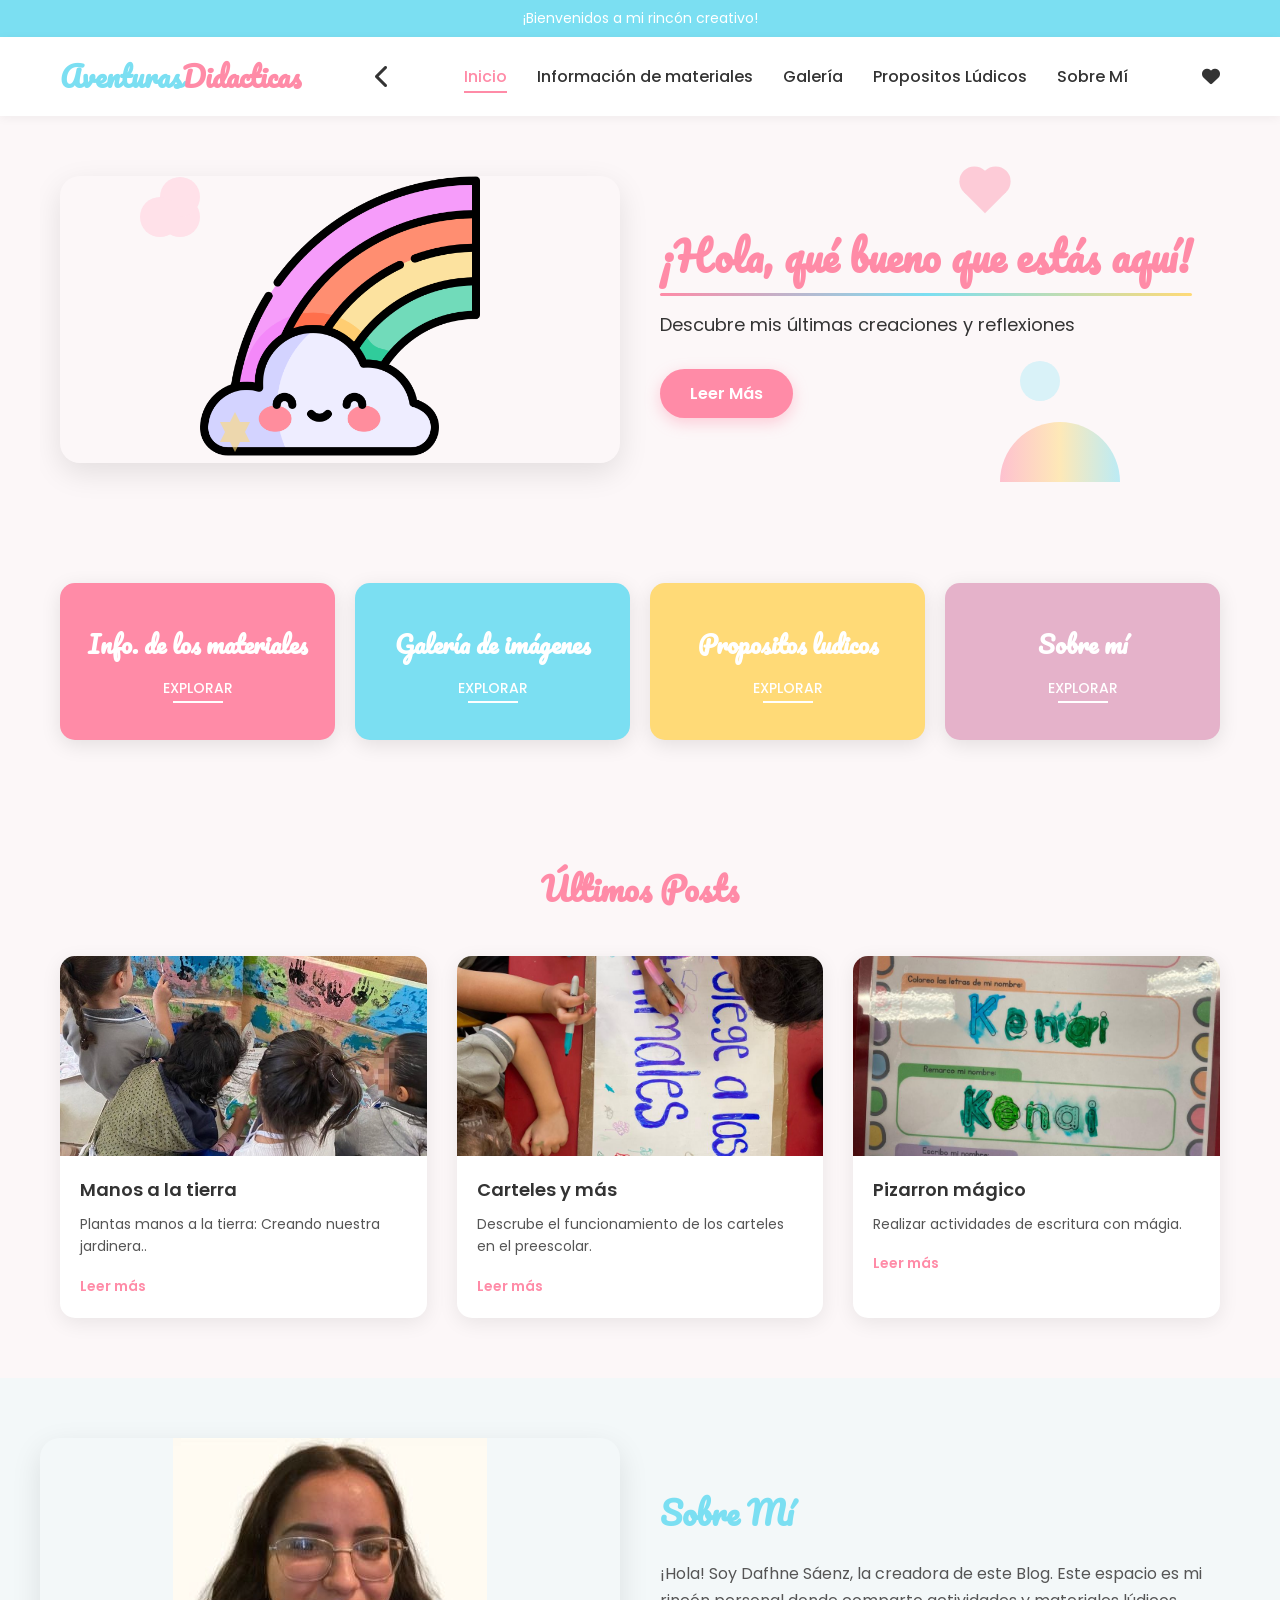
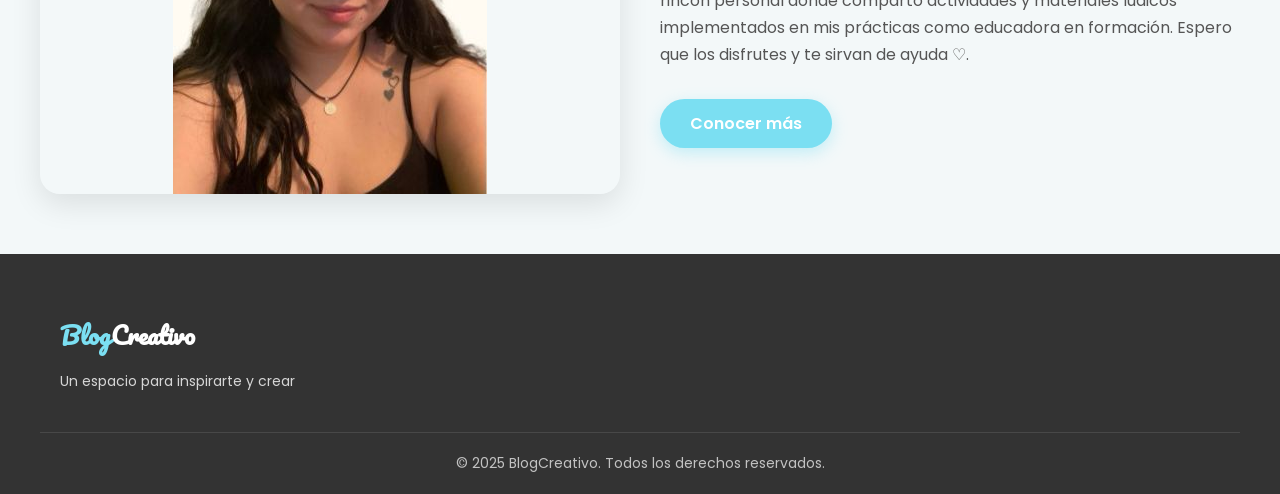
<file: index.html>
<!DOCTYPE html>
<html lang="es">

<head>
    <meta charset="UTF-8">
    <meta name="viewport" content="width=device-width, initial-scale=1.0">
    <title>Dafhne Saenz</title>
    <link rel="stylesheet" href="styles.css">
    <link rel="icon" href="img/usuario.png" type="image/x-icon">
    <link href="https://cdnjs.cloudflare.com/ajax/libs/font-awesome/6.4.0/css/all.min.css" rel="stylesheet">
    <link href="https://fonts.googleapis.com/css2?family=Poppins:wght@300;400;500;600;700&family=Pacifico&display=swap"
        rel="stylesheet">
</head>

<body>
    <!-- Barra de navegación -->
    <header>
        <div class="header-top">
            <div class="announcement">
                <p>¡Bienvenidos a mi rincón creativo!</p>
            </div>
        </div>
        <nav>
            <div class="nav-container">
                <div class="logo">
                    <a href="index.html">
                        <h1><span>Aventuras</span>Didacticas</h1>
                    </a>
                </div>
                <div class="back-button">
                    <a href="index.html"><i class="fas fa-chevron-left"></i></a>
                </div>
                <div class="menu-items">
                    <ul>
                        <li><a href="index.html" class="active">Inicio</a></li>
                        <li><a href="info_materiales.html">Información de materiales</a></li>
                        <li><a href="galeria.html">Galería</a></li>
                        <li><a href="propositos.html">Propositos Lúdicos</a></li>
                        <li><a href="sobre_mi.html">Sobre Mí</a></li>
                    </ul>
                </div>
                <div class="social-icons">
                    <a href="#"><i class="fas fa-heart"></i></a>
                </div>
            </div>
        </nav>
    </header>

    <!-- Sección Hero -->
    <section class="hero">
        <div class="hero-content">
            <div class="hero-image">
                <img id="arco" src="img/arcoiris.png" alt="Imagen destacada">
            </div>
            <div class="hero-text">
                <h2 class="fancy-title">¡Hola, qué bueno que estás aquí!</h2>
                <p>Descubre mis últimas creaciones y reflexiones </p>
                <a href="#latest-posts" class="btn btn-primary">Leer Más</a>
            </div>
        </div>
        <div class="decorative-elements">
            <div class="rainbow"></div>
            <div class="flower flower-1"></div>
            <div class="flower flower-2"></div>
            <div class="heart heart-1"></div>
            <div class="star star-1"></div>
        </div>
    </section>

    <!-- Categorías -->
    <section class="categories">
        <div class="category-grid">
            <a href="info_materiales.html">
                <div class="category-card" style="background-color: #FF8BA7;">
                    <h3>Info. de los materiales</h3>
                    <span class="shop-now">explorar</span>
                </div>
            </a>
            <a href="galeria.html">
                <div class="category-card" style="background-color: #7BDFF2;">
                    <h3>Galería de imágenes</h3>
                    <span class="shop-now">explorar</span>
                </div>
            </a>
            <a href="propositos.html">
                <div class="category-card" style="background-color: #FFDA77;">
                    <h3>Propositos ludicos</h3>
                    <span class="shop-now">explorar</span>
                </div>
            </a>
            <a href="sobre_mi.html">
                <div class="category-card" style="background-color: #E5B2CA;">
                    <h3>Sobre mí</h3>
                    <span class="shop-now">explorar</span>
                </div>
            </a>
        </div>
    </section>
    <!-- Últimos Posts -->
    <section class="latest-posts" id="latest-posts">
        <h2 class="section-title">Últimos Posts</h2>
        <div class="posts-grid">
            <article class="post-card">
                <div class="post-image">
                    <img src="img/galeria/gal (1).jpg" alt="Post 1">
                </div>
                <div class="post-info">
                    <h3>Manos a la tierra</h3>
                    <p class="post-excerpt">Plantas manos a la tierra: Creando nuestra jardinera..</p>
                    <a href="galeria.html" class="read-more">Leer más</a>
                </div>
            </article>
            <article class="post-card">
                <div class="post-image">
                    <img src="img/galeria/gal (20).jpg" alt="Post 2">
                </div>
                <div class="post-info">
                    <h3>Carteles y más</h3>
                    <p class="post-excerpt">Descrube el funcionamiento de los carteles en el preescolar.</p>
                    <a href="galeria.html" class="read-more">Leer más</a>
                </div>
            </article>
            <article class="post-card">
                <div class="post-image">
                    <img src="img/galeria/gal (19).jpg" alt="Post 3">
                </div>
                <div class="post-info">
                    <h3>Pizarron mágico</h3>
                    <p class="post-excerpt">Realizar actividades de escritura con mágia.</p>
                    <a href="galeria.html" class="read-more">Leer más</a>
                </div>
            </article>
        </div>
    </section>

    <!-- Sección Destacada -->
    <section class="featured-section">
        <div class="featured-content">
            <div class="featured-image">
                <img src="img/dafh.jpg" alt="Imagen destacada">
            </div>
            <div class="featured-text">
                <h2>Sobre Mí</h2>
                <p>¡Hola! Soy Dafhne Sáenz, la creadora de este Blog. Este espacio es mi rincón personal donde comparto actividades y materiales lúdicos implementados en mis prácticas como educadora en formación.
                    Espero que los disfrutes y te sirvan de ayuda ♡.</p>
                <a href="sobre_mi.html" class="btn btn-secondary">Conocer más</a>
            </div>
        </div>
    </section>

    <!-- Footer -->
    <footer>
        <div class="footer-content">
            <div class="footer-logo">
                <h3><span>Blog</span>Creativo</h3>
                <p>Un espacio para inspirarte y crear</p>
            </div>
        </div>
        <div class="footer-bottom">
            <p>&copy; 2025 BlogCreativo. Todos los derechos reservados.</p>
        </div>
    </footer>

    <script src="script.js"></script>
</body>

</html>
</file>
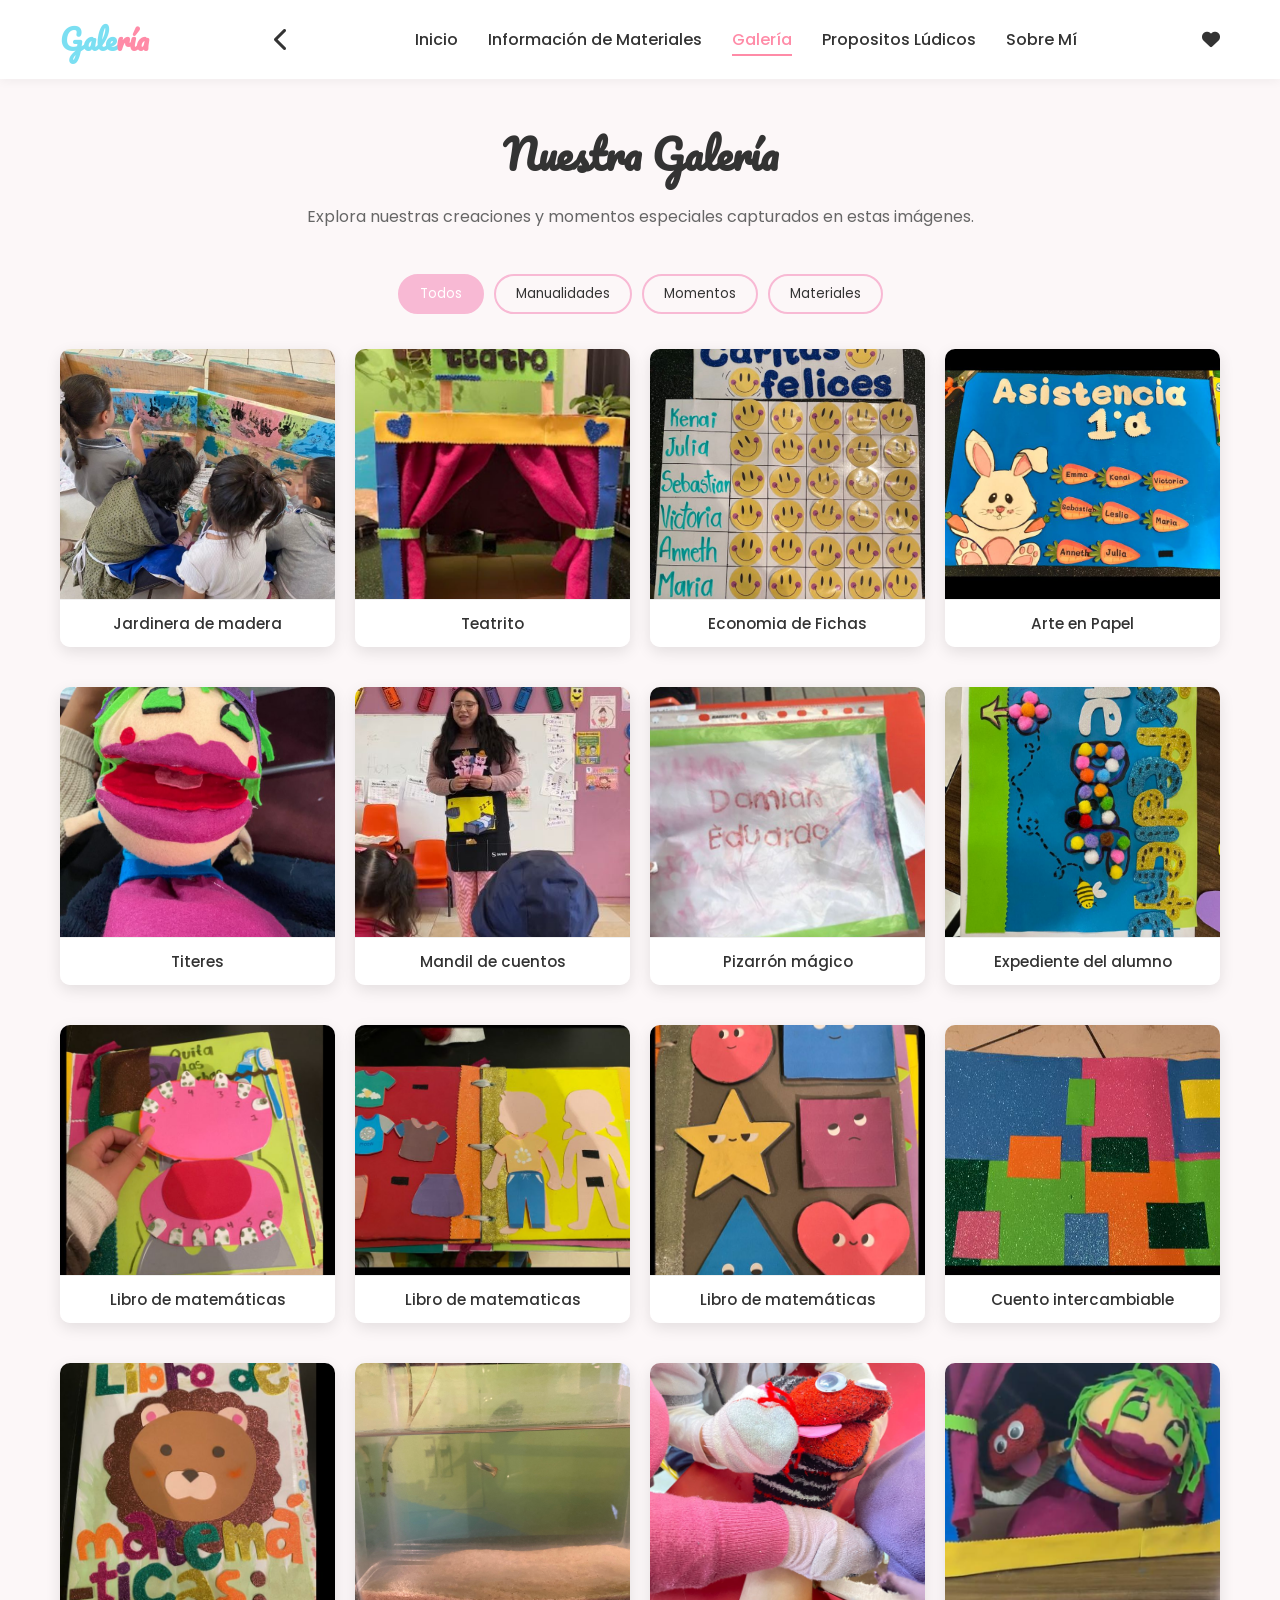
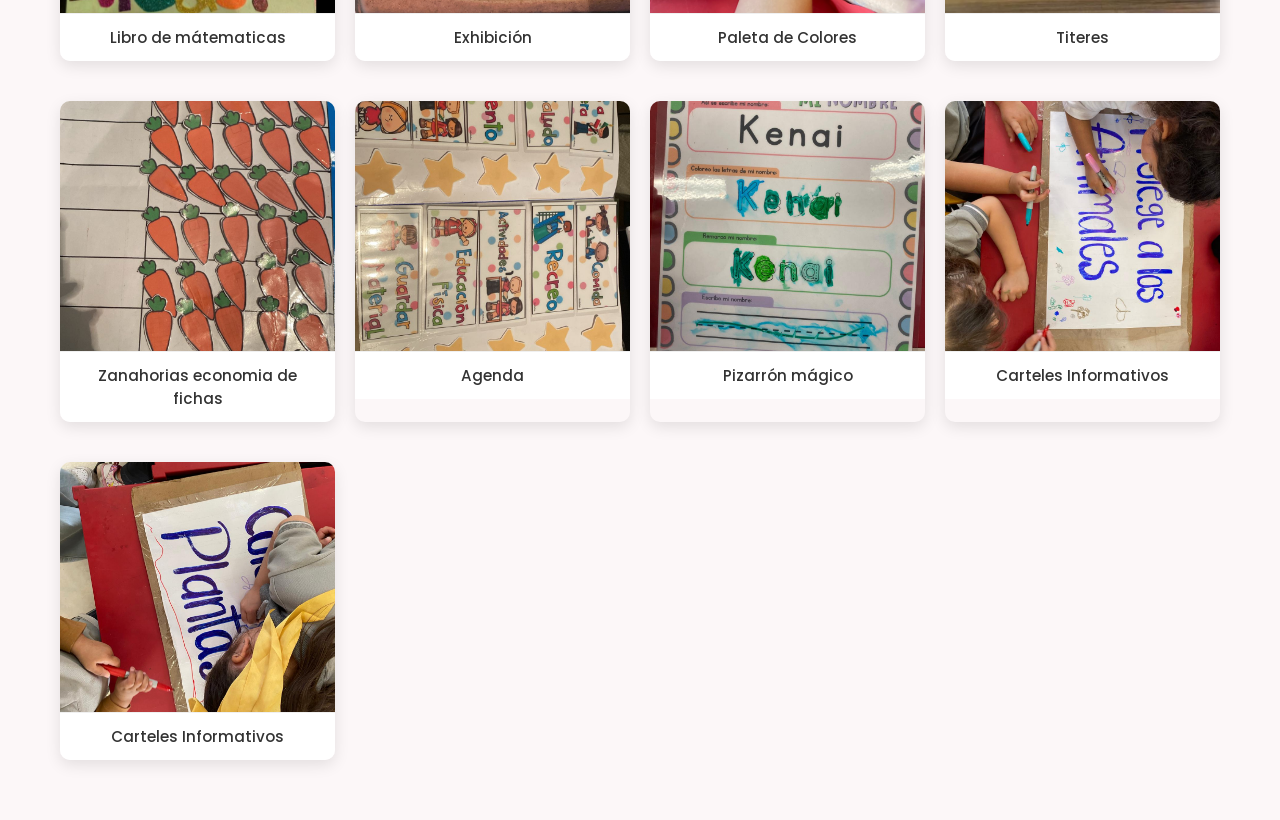
<file: galeria.html>
<!DOCTYPE html>
<html lang="es">

<head>
    <meta charset="UTF-8">
    <meta name="viewport" content="width=device-width, initial-scale=1.0">
    <title>Dafhne Saenz</title>
    <link rel="stylesheet" href="styles.css">
    <link rel="icon" href="img/usuario.png" type="image/x-icon">
    <link href="https://cdnjs.cloudflare.com/ajax/libs/font-awesome/6.4.0/css/all.min.css" rel="stylesheet">
    <link href="https://fonts.googleapis.com/css2?family=Poppins:wght@300;400;500;600;700&family=Pacifico&display=swap"
        rel="stylesheet">
    <style>
        /* Estilos para la galería */
        .gallery-container {
            max-width: 1200px;
            margin: 40px auto;
            padding: 0 20px;
        }

        .gallery-header {
            text-align: center;
            margin-bottom: 40px;
        }

        .gallery-header h2 {
            font-size: 2.5rem;
            color: #333;
            margin-bottom: 15px;
            font-family: 'Pacifico', cursive;
        }

        .gallery-header p {
            color: #666;
            max-width: 700px;
            margin: 0 auto;
            font-family: 'Poppins', sans-serif;
        }

        .gallery-filter {
            display: flex;
            justify-content: center;
            flex-wrap: wrap;
            margin-bottom: 30px;
        }

        .gallery-item-wrapper {
            display: flex;
            flex-direction: column;
            margin-bottom: 20px;
            border-radius: 10px;
            box-shadow: 0 5px 15px rgba(0, 0, 0, 0.1);
            overflow: hidden;
            transition: transform 0.3s ease;
        }

        .gallery-item-wrapper:hover {
            transform: translateY(-5px);
        }

        .gallery-item-title {
            padding: 12px;
            text-align: center;
            background-color: #fff;
            color: #333;
            font-family: 'Poppins', sans-serif;
            font-size: 0.95rem;
            font-weight: 500;
            border-top: 1px solid #f0f0f0;
        }

        .filter-btn {
            background: transparent;
            border: 2px solid #f8b9d4;
            color: #333;
            padding: 8px 20px;
            margin: 5px;
            border-radius: 25px;
            cursor: pointer;
            font-family: 'Poppins', sans-serif;
            transition: all 0.3s ease;
        }

        .filter-btn:hover,
        .filter-btn.active {
            background-color: #f8b9d4;
            color: white;
        }

        .gallery-grid {
            display: grid;
            grid-template-columns: repeat(auto-fill, minmax(250px, 1fr));
            grid-gap: 20px;
        }

        .gallery-item {
            position: relative;
            overflow: hidden;
            height: 250px;
        }

        .gallery-item img {
            width: 100%;
            height: 100%;
            object-fit: cover;
            transition: transform 0.5s ease;
        }

        .gallery-item:hover img {
            transform: scale(1.05);
        }

        .item-overlay {
            position: absolute;
            bottom: 0;
            left: 0;
            right: 0;
            background: linear-gradient(transparent, rgba(0, 0, 0, 0.7));
            color: white;
            padding: 15px;
            opacity: 0;
            transition: opacity 0.3s ease;
        }

        .gallery-item:hover .item-overlay {
            opacity: 1;
        }

        .item-title {
            font-size: 1.1rem;
            font-weight: 600;
            margin-bottom: 5px;
        }

        .item-category {
            font-size: 0.9rem;
            opacity: 0.8;
        }

        @media (max-width: 768px) {
            .gallery-grid {
                grid-template-columns: repeat(auto-fill, minmax(200px, 1fr));
            }

            .gallery-item {
                height: 200px;
            }
        }

        @media (max-width: 480px) {
            .gallery-grid {
                grid-template-columns: repeat(auto-fill, minmax(150px, 1fr));
            }

            .gallery-item {
                height: 150px;
            }
        }
    </style>
</head>

<body>
    <!-- Barra de navegación -->
    <header>
        <nav>
            <div class="nav-container">
                <div class="logo">
                    <a href="index.html">
                        <h1><span>Gale</span>ría</h1>
                    </a>
                </div>
                <div class="back-button">
                    <a href="index.html"><i class="fas fa-chevron-left"></i></a>
                </div>
                <div class="menu-items">
                    <ul>
                        <li><a href="index.html">Inicio</a></li>
                        <li><a href="info_materiales.html">Información de Materiales</a></li>
                        <li><a href="galeria.html" class="active">Galería</a></li>
                        <li><a href="propositos.html">Propositos Lúdicos</a></li>
                        <li><a href="sobre_mi.html">Sobre Mí</a></li>
                    </ul>
                </div>
                <div class="social-icons">
                    <a href="#"><i class="fas fa-heart"></i></a>
                </div>
            </div>
        </nav>
    </header>

    <!-- Sección de la Galería -->
    <section class="gallery-container">
        <div class="gallery-header">
            <h2>Nuestra Galería</h2>
            <p>Explora nuestras creaciones y momentos especiales capturados en estas imágenes.</p>
        </div>

        <div class="gallery-filter">
            <button class="filter-btn active" data-filter="all">Todos</button>
            <button class="filter-btn" data-filter="manualidades">Manualidades</button>
            <button class="filter-btn" data-filter="momentos">Momentos</button>
            <button class="filter-btn" data-filter="materiales">Materiales</button>
        </div>

        <div class="gallery-grid">
            <!-- Elemento de Galería 1 -->
            <div class="gallery-item-wrapper" data-category="manualidades">
                <div class="gallery-item">
                    <img src="img/galeria/gal (1).jpg" alt="Manualidad 1">
                    <div class="item-overlay">
                        <div class="item-title">Proyecto Creativo</div>
                        <div class="item-category">Manualidades</div>
                    </div>
                </div>
                <div class="gallery-item-title">Jardinera de madera</div>
            </div>
            
            <!-- Elemento de Galería 2 -->
            <div class="gallery-item-wrapper" data-category="momentos">
                <div class="gallery-item">
                    <img src="img/galeria/gal (2).jpg" alt="Momento Especial">
                    <div class="item-overlay">
                        <div class="item-title">Tarde de Creación</div>
                        <div class="item-category">Momentos</div>
                    </div>
                </div>
                <div class="gallery-item-title">Teatrito</div>
            </div>

            <!-- Elemento de Galería 3 -->
            <div class="gallery-item-wrapper" data-category="materiales">
                <div class="gallery-item">
                    <img src="img/galeria/gal (3).jpg" alt="Material de Arte">
                    <div class="item-overlay">
                        <div class="item-title">Materiales Artísticos</div>
                        <div class="item-category">Materiales</div>
                    </div>
                </div>
                <div class="gallery-item-title">Economia de Fichas</div>
            </div>

            <!-- Elemento de Galería 4 -->
            <div class="gallery-item-wrapper" data-category="manualidades">
                <div class="gallery-item">
                    <img src="img/galeria/gal (4).jpg" alt="Manualidad 2">
                    <div class="item-overlay">
                        <div class="item-title">Arte en Papel</div>
                        <div class="item-category">Manualidades</div>
                    </div>
                </div>
                <div class="gallery-item-title">Arte en Papel</div>
            </div>

            <!-- Elemento de Galería 5 -->
            <div class="gallery-item-wrapper" data-category="momentos">
                <div class="gallery-item">
                    <img src="img/galeria/gal (5).jpg" alt="Momento Creativo">
                    <div class="item-overlay">
                        <div class="item-title">Proceso Creativo</div>
                        <div class="item-category">Momentos</div>
                    </div>
                </div>
                <div class="gallery-item-title">Titeres</div>
            </div>

            <!-- Elemento de Galería 6 -->
            <div class="gallery-item-wrapper" data-category="materiales">
                <div class="gallery-item">
                    <img src="img/galeria/gal (6).jpg" alt="Materiales">
                    <div class="item-overlay">
                        <div class="item-title">Nuevos Suministros</div>
                        <div class="item-category">Materiales</div>
                    </div>
                </div>
                <div class="gallery-item-title">Mandil de cuentos</div>
            </div>

            <!-- Elemento de Galería 7 -->
            <div class="gallery-item-wrapper" data-category="manualidades">
                <div class="gallery-item">
                    <img src="img/galeria/gal (7).jpg" alt="Manualidad 3">
                    <div class="item-overlay">
                        <div class="item-title">Proyecto Terminado</div>
                        <div class="item-category">Manualidades</div>
                    </div>
                </div>
                <div class="gallery-item-title">Pizarrón mágico</div>
            </div>

            <!-- Elemento de Galería 8 -->
            <div class="gallery-item-wrapper" data-category="momentos">
                <div class="gallery-item">
                    <img src="img/galeria/gal (8).jpg" alt="Evento Especial">
                    <div class="item-overlay">
                        <div class="item-title">Exhibición</div>
                        <div class="item-category">Momentos</div>
                    </div>
                </div>
                <div class="gallery-item-title">Expediente del alumno</div>
            </div>

            <!-- Elemento de Galería 9 -->
            <div class="gallery-item-wrapper" data-category="materiales">
                <div class="gallery-item">
                    <img src="img/galeria/gal (9).jpg" alt="Materiales Coloridos">
                    <div class="item-overlay">
                        <div class="item-title">Paleta de Colores</div>
                        <div class="item-category">Materiales</div>
                    </div>
                </div>
                <div class="gallery-item-title">Libro de matemáticas</div>
            </div>

            <!-- Elemento de Galería 10 -->
            <div class="gallery-item-wrapper" data-category="manualidades">
                <div class="gallery-item">
                    <img src="img/galeria/gal (10).jpg" alt="Manualidad 2">
                    <div class="item-overlay">
                        <div class="item-title">Arte en Papel</div>
                        <div class="item-category">Manualidades</div>
                    </div>
                </div>
                <div class="gallery-item-title">Libro de matematicas</div>
            </div>

            <!-- Elemento de Galería 11 -->
            <div class="gallery-item-wrapper" data-category="momentos">
                <div class="gallery-item">
                    <img src="img/galeria/gal (11).jpg" alt="Momento Creativo">
                    <div class="item-overlay">
                        <div class="item-title">Proceso Creativo</div>
                        <div class="item-category">Momentos</div>
                    </div>
                </div>
                <div class="gallery-item-title">Libro de matemáticas</div>
            </div>

            <!-- Elemento de Galería 12 -->
            <div class="gallery-item-wrapper" data-category="materiales">
                <div class="gallery-item">
                    <img src="img/galeria/gal (12).jpg" alt="Materiales">
                    <div class="item-overlay">
                        <div class="item-title">Nuevos Suministros</div>
                        <div class="item-category">Materiales</div>
                    </div>
                </div>
                <div class="gallery-item-title">Cuento intercambiable</div>
            </div>

            <!-- Elemento de Galería 13 -->
            <div class="gallery-item-wrapper" data-category="manualidades">
                <div class="gallery-item">
                    <img src="img/galeria/gal (13).jpg" alt="Manualidad 3">
                    <div class="item-overlay">
                        <div class="item-title">Proyecto Terminado</div>
                        <div class="item-category">Manualidades</div>
                    </div>
                </div>
                <div class="gallery-item-title">Libro de mátematicas</div>
            </div>

            <!-- Elemento de Galería 14 -->
            <div class="gallery-item-wrapper" data-category="momentos">
                <div class="gallery-item">
                    <img src="img/galeria/gal (14).jpg" alt="Evento Especial">
                    <div class="item-overlay">
                        <div class="item-title">Exhibición</div>
                        <div class="item-category">Momentos</div>
                    </div>
                </div>
                <div class="gallery-item-title">Exhibición</div>
            </div>

            <!-- Elemento de Galería 15 -->
            <div class="gallery-item-wrapper" data-category="materiales">
                <div class="gallery-item">
                    <img src="img/galeria/gal (15).jpg" alt="Materiales Coloridos">
                    <div class="item-overlay">
                        <div class="item-title">Paleta de Colores</div>
                        <div class="item-category">Materiales</div>
                    </div>
                </div>
                <div class="gallery-item-title">Paleta de Colores</div>
            </div>

            <!-- Elemento de Galería 16 -->
            <div class="gallery-item-wrapper" data-category="manualidades">
                <div class="gallery-item">
                    <img src="img/galeria/gal (16).jpg" alt="Manualidad 2">
                    <div class="item-overlay">
                        <div class="item-title">Arte en Papel</div>
                        <div class="item-category">Manualidades</div>
                    </div>
                </div>
                <div class="gallery-item-title">Titeres</div>
            </div>

            <!-- Elemento de Galería 17 -->
            <div class="gallery-item-wrapper" data-category="momentos">
                <div class="gallery-item">
                    <img src="img/galeria/gal (17).jpg" alt="Momento Creativo">
                    <div class="item-overlay">
                        <div class="item-title">Proceso Creativo</div>
                        <div class="item-category">Momentos</div>
                    </div>
                </div>
                <div class="gallery-item-title">Zanahorias economia de fichas</div>
            </div>

            <!-- Elemento de Galería 18 -->
            <div class="gallery-item-wrapper" data-category="materiales">
                <div class="gallery-item">
                    <img src="img/galeria/gal (18).jpg" alt="Materiales">
                    <div class="item-overlay">
                        <div class="item-title">Nuevos Suministros</div>
                        <div class="item-category">Materiales</div>
                    </div>
                </div>
                <div class="gallery-item-title">Agenda</div>
            </div>

            <!-- Elemento de Galería 19 -->
            <div class="gallery-item-wrapper" data-category="manualidades">
                <div class="gallery-item">
                    <img src="img/galeria/gal (19).jpg" alt="Manualidad 3">
                    <div class="item-overlay">
                        <div class="item-title">Proyecto Terminado</div>
                        <div class="item-category">Manualidades</div>
                    </div>
                </div>
                <div class="gallery-item-title">Pizarrón mágico</div>
            </div>

            <!-- Elemento de Galería 20 -->
            <div class="gallery-item-wrapper" data-category="momentos">
                <div class="gallery-item">
                    <img src="img/galeria/gal (20).jpg" alt="Evento Especial">
                    <div class="item-overlay">
                        <div class="item-title">Exhibición</div>
                        <div class="item-category">Momentos</div>
                    </div>
                </div>
                <div class="gallery-item-title">Carteles Informativos</div>
            </div>

            <!-- Elemento de Galería 21 -->
            <div class="gallery-item-wrapper" data-category="materiales">
                <div class="gallery-item">
                    <img src="img/galeria/gal (21).jpg" alt="Materiales Coloridos">
                    <div class="item-overlay">
                        <div class="item-title">Paleta de Colores</div>
                        <div class="item-category">Materiales</div>
                    </div>
                </div>
                <div class="gallery-item-title">Carteles Informativos</div>
            </div>
        </div>
    </section>

    <!-- Script para el filtro de la galería -->
    <script>
        document.addEventListener('DOMContentLoaded', function () {
            // Obtener todos los botones de filtro
            const filterButtons = document.querySelectorAll('.filter-btn');
            // Obtener todos los elementos de la galería
            const galleryItems = document.querySelectorAll('.gallery-item-wrapper');

            // Añadir evento de clic a cada botón de filtro
            filterButtons.forEach(button => {
                button.addEventListener('click', function () {
                    // Remover clase active de todos los botones
                    filterButtons.forEach(btn => btn.classList.remove('active'));
                    // Añadir clase active al botón actual
                    this.classList.add('active');

                    // Obtener la categoría a filtrar
                    const filterValue = this.getAttribute('data-filter');

                    // Filtrar los elementos
                    galleryItems.forEach(item => {
                        if (filterValue === 'all' || item.getAttribute('data-category') === filterValue) {
                            item.style.display = 'block';
                        } else {
                            item.style.display = 'none';
                        }
                    });
                });
            });
        });
    </script>
</body>

</html>
</file>
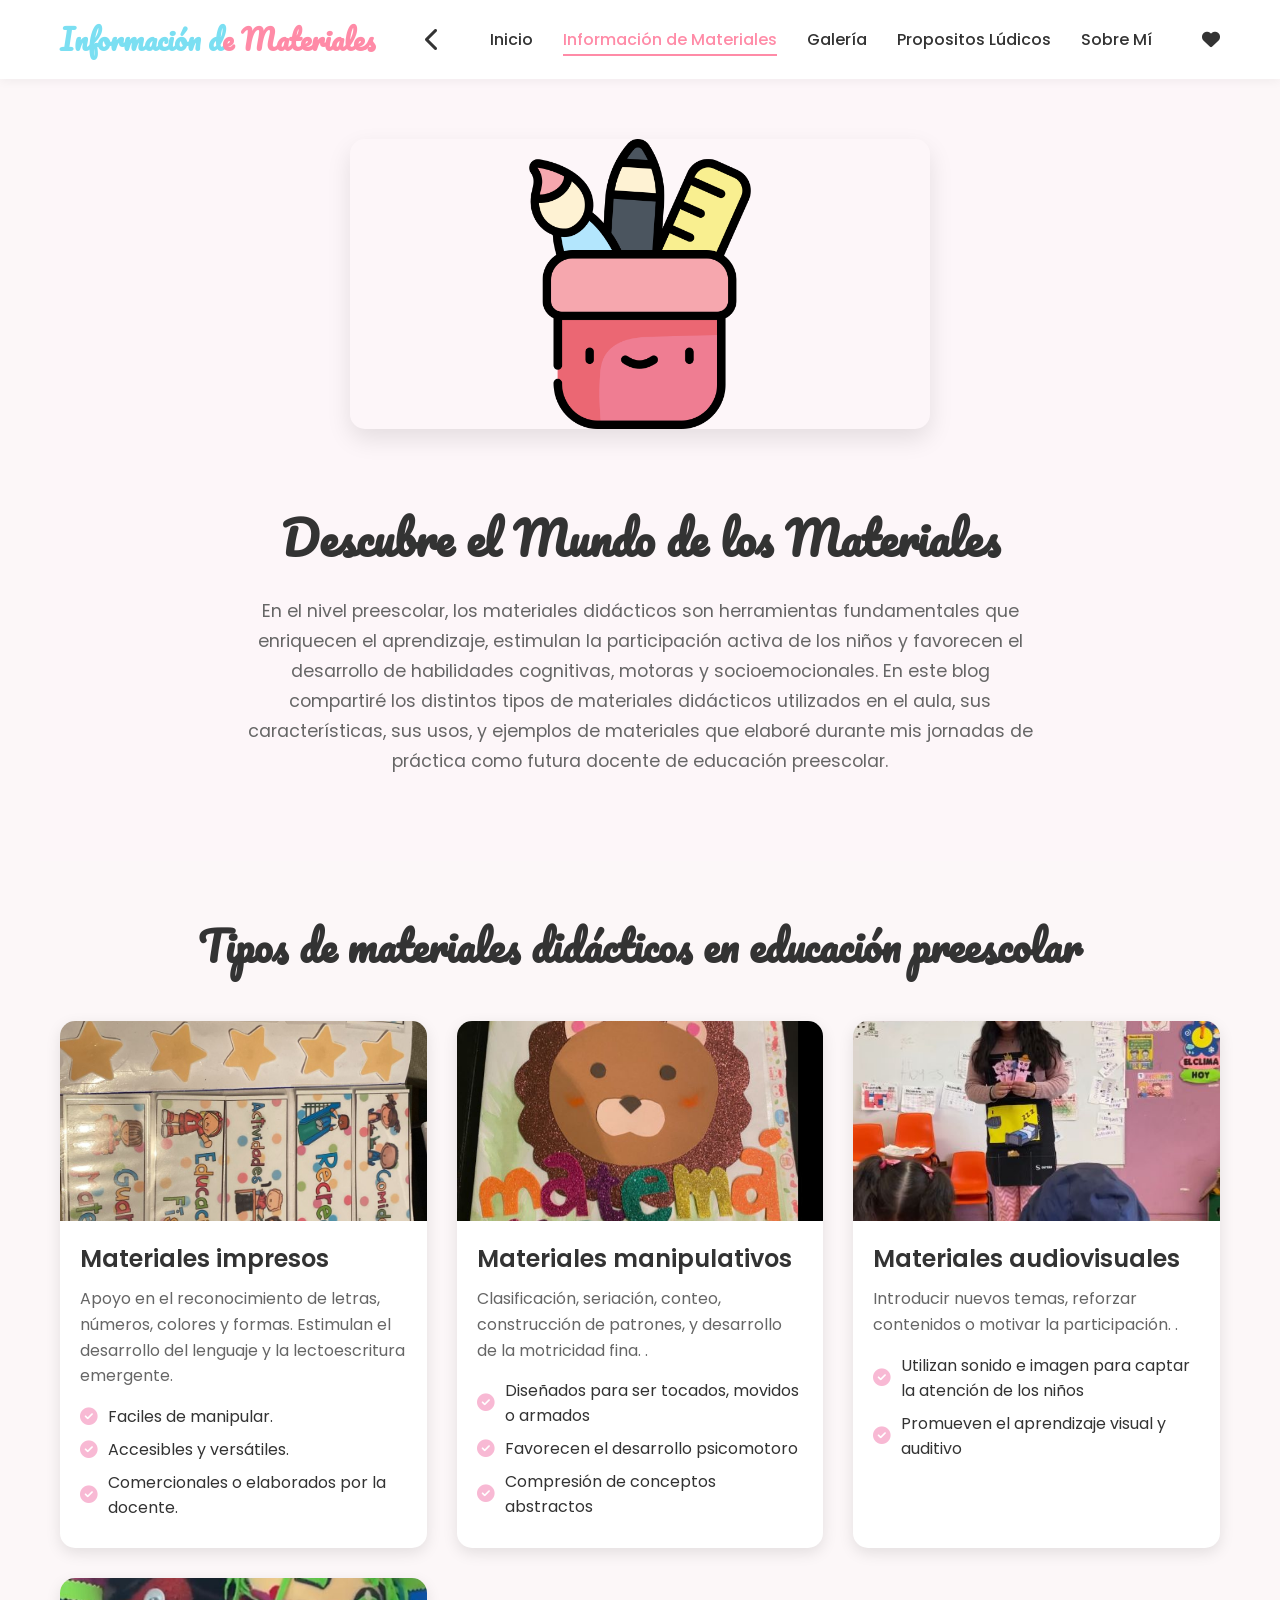
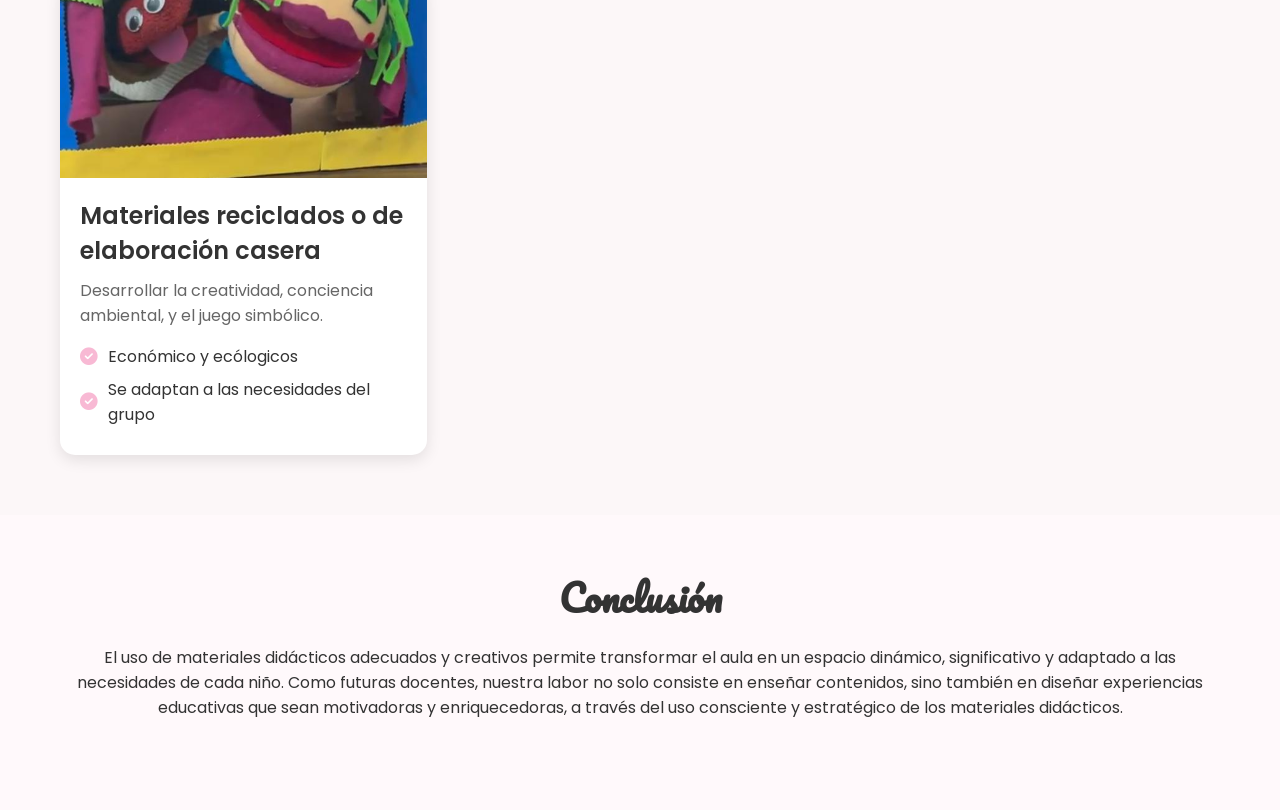
<file: info_materiales.html>
<!DOCTYPE html>
<html lang="es">

<head>
    <meta charset="UTF-8">
    <meta name="viewport" content="width=device-width, initial-scale=1.0">
    <title>Dafhne Saenz</title>
    <link rel="stylesheet" href="styles.css">
    <link rel="icon" href="img/usuario.png" type="image/x-icon">
    <link href="https://cdnjs.cloudflare.com/ajax/libs/font-awesome/6.4.0/css/all.min.css" rel="stylesheet">
    <link href="https://fonts.googleapis.com/css2?family=Poppins:wght@300;400;500;600;700&family=Pacifico&display=swap"
        rel="stylesheet">
    <style>
        /* Estilos adicionales para la página de materiales */
        .materials-container {
            max-width: 1200px;
            margin: 50px auto;
            padding: 0 20px;
        }

        .materials-header {
            text-align: center;
            margin-bottom: 40px;
        }

        .materials-header h2 {
            font-size: 2.5rem;
            color: #333;
            margin-bottom: 15px;
            font-family: 'Pacifico', cursive;
        }

        .materials-header p {
            color: #666;
            max-width: 700px;
            margin: 0 auto;
            font-family: 'Poppins', sans-serif;
            line-height: 1.6;
        }

        .materials-grid {
            display: grid;
            grid-template-columns: repeat(auto-fill, minmax(300px, 1fr));
            grid-gap: 30px;
        }

        .material-card {
            background-color: #fff;
            border-radius: 15px;
            overflow: hidden;
            box-shadow: 0 5px 15px rgba(0, 0, 0, 0.1);
            transition: transform 0.3s ease;
        }

        .material-card:hover {
            transform: translateY(-10px);
        }

        .material-image {
            height: 200px;
            overflow: hidden;
        }

        .material-image img {
            width: 100%;
            height: 100%;
            object-fit: cover;
            transition: transform 0.5s ease;
        }

        .material-card:hover .material-image img {
            transform: scale(1.05);
        }

        .material-content {
            padding: 20px;
        }

        .material-title {
            font-size: 1.5rem;
            color: #333;
            margin-bottom: 10px;
            font-weight: 600;
        }

        .material-description {
            color: #666;
            font-size: 1rem;
            line-height: 1.6;
            margin-bottom: 15px;
        }

        .material-details {
            margin-top: 15px;
        }

        .material-detail-item {
            display: flex;
            align-items: center;
            margin-bottom: 8px;
        }

        .material-detail-item i {
            color: #f8b9d4;
            margin-right: 10px;
            font-size: 1.1rem;
        }

        .tips-section {
            background-color: #fff9fb;
            padding: 50px 0;
            margin-top: 60px;
        }

        .tips-container {
            max-width: 1200px;
            margin: 0 auto;
            padding: 0 20px;
        }

        .tips-header {
            text-align: center;
            margin-bottom: 40px;
        }

        .tips-header h2 {
            font-size: 2.3rem;
            color: #333;
            margin-bottom: 15px;
            font-family: 'Pacifico', cursive;
        }

        .tips-grid {
            display: grid;
            grid-template-columns: repeat(auto-fill, minmax(280px, 1fr));
            grid-gap: 30px;
        }

        .tip-card {
            background-color: #fff;
            border-radius: 15px;
            padding: 25px;
            box-shadow: 0 5px 15px rgba(0, 0, 0, 0.05);
            transition: transform 0.3s ease;
        }

        .tip-card:hover {
            transform: translateY(-5px);
        }

        .tip-icon {
            font-size: 2rem;
            color: #f8b9d4;
            margin-bottom: 15px;
        }

        .tip-title {
            font-size: 1.3rem;
            color: #333;
            margin-bottom: 10px;
            font-weight: 600;
        }

        .tip-content {
            color: #666;
            font-size: 1rem;
            line-height: 1.6;
        }

        .hero {
            background-color: #fdf6f9;
            padding: 60px 0;
            text-align: center;
        }

        .hero-content {
            max-width: 1200px;
            margin: 0 auto;
            padding: 0 20px;
            display: flex;
            flex-direction: column;
            align-items: center;
        }

        .hero-image {
            width: 50%;
            max-width: 600px;
            margin-bottom: 30px;
            display: flex;
            justify-content: center;
            align-items: center;
            border-radius: 15px;
            overflow: hidden;
            box-shadow: 0 10px 25px rgba(0, 0, 0, 0.1);
        }

        .hero-image img {
            width: 50%;
            height: auto;
            display: block;
        }

        .hero-text {
            max-width: 800px;
        }

        .hero-text h1 {
            font-size: 2.8rem;
            color: #333;
            margin-bottom: 20px;
            font-family: 'Pacifico', cursive;
        }

        .hero-text p {
            color: #666;
            font-size: 1.1rem;
            line-height: 1.7;
            margin-bottom: 25px;
        }

        /* Sección de recursos adicionales */
        .resources-section {
            background-color: #fff;
            padding: 60px 0;
        }

        .resources-container {
            max-width: 1200px;
            margin: 0 auto;
            padding: 0 20px;
        }

        .resources-header {
            text-align: center;
            margin-bottom: 40px;
        }

        .resources-header h2 {
            font-size: 2.3rem;
            color: #333;
            margin-bottom: 15px;
            font-family: 'Pacifico', cursive;
        }

        .resources-list {
            list-style: none;
            padding: 0;
        }

        .resource-item {
            background-color: #fff;
            border-radius: 10px;
            padding: 20px;
            margin-bottom: 20px;
            box-shadow: 0 5px 15px rgba(0, 0, 0, 0.05);
            display: flex;
            align-items: center;
            transition: transform 0.3s ease;
        }

        .resource-item:hover {
            transform: translateY(-5px);
        }

        .resource-icon {
            font-size: 2rem;
            color: #f8b9d4;
            margin-right: 20px;
        }

        .resource-content {
            flex: 1;
        }

        .resource-title {
            font-size: 1.2rem;
            color: #333;
            margin-bottom: 5px;
            font-weight: 600;
        }

        .resource-description {
            color: #666;
            font-size: 0.95rem;
            line-height: 1.6;
        }
    </style>
</head>

<body>
    <!-- Barra de navegación -->
    <header>
        <nav>
            <div class="nav-container">
                <div class="logo">
                    <a href="index.html">
                        <h1><span>Información d</span>e Materiales</h1>
                    </a>
                </div>
                <div class="back-button">
                    <a href="index.html"><i class="fas fa-chevron-left"></i></a>
                </div>
                <div class="menu-items">
                    <ul>
                        <li><a href="index.html">Inicio</a></li>
                        <li><a href="info_materiales.html" class="active">Información de Materiales</a></li>
                        <li><a href="galeria.html">Galería</a></li>
                        <li><a href="propositos.html">Propositos Lúdicos</a></li>
                        <li><a href="sobre_mi.html">Sobre Mí</a></li>
                    </ul>
                </div>
                <div class="social-icons">
                    <a href="#"><i class="fas fa-heart"></i></a>
                </div>
            </div>
        </nav>

        <div class="hero">
            <div class="hero-content">
                <div class="hero-image">
                    <img src="img/estuche.png" alt="Materiales de manualidades">
                </div>
                <div class="hero-text">
                    <h1>Descubre el Mundo de los Materiales</h1>
                    <p>En el nivel preescolar, los materiales didácticos son herramientas
                        fundamentales que enriquecen el aprendizaje, estimulan la participación
                        activa de los niños y favorecen el desarrollo de habilidades cognitivas, motoras y
                        socioemocionales. En este blog compartiré los distintos tipos de materiales didácticos
                        utilizados en el aula, sus características, sus usos, y ejemplos de materiales que elaboré
                        durante mis jornadas de práctica como futura docente de educación preescolar.</p>
                </div>
            </div>
        </div>
    </header>

    <!-- Sección principal de materiales -->
    <section class="materials-container">
        <div class="materials-header">
            <h2>Tipos de materiales didácticos en educación preescolar</h2>
        </div>

        <div class="materials-grid">
            <!-- Material 1 -->
            <div class="material-card">
                <div class="material-image">
                    <img src="img/galeria/gal (18).jpg" alt="Material 1">
                </div>
                <div class="material-content">
                    <h3 class="material-title">Materiales impresos</h3>
                    <p class="material-description">Apoyo en el reconocimiento de letras, números, colores y formas.
                        Estimulan el desarrollo del lenguaje y la lectoescritura emergente.
                    </p>
                    <div class="material-details">
                        <div class="material-detail-item">
                            <i class="fas fa-check-circle"></i>
                            <span>Faciles de manipular.</span>
                        </div>
                        <div class="material-detail-item">
                            <i class="fas fa-check-circle"></i>
                            <span>Accesibles y versátiles.</span>
                        </div>
                        <div class="material-detail-item">
                            <i class="fas fa-check-circle"></i>
                            <span>Comercionales o elaborados por la docente.</span>
                        </div>
                    </div>
                </div>
            </div>

            <!-- Material 2 -->
            <div class="material-card">
                <div class="material-image">
                    <img src="img/galeria/gal (13).jpg" alt="Material 2">
                </div>
                <div class="material-content">
                    <h3 class="material-title">Materiales manipulativos</h3>
                    <p class="material-description">Clasificación, seriación, conteo, construcción de patrones, y
                        desarrollo de la motricidad fina. .</p>
                    <div class="material-details">
                        <div class="material-detail-item">
                            <i class="fas fa-check-circle"></i>
                            <span>Diseñados para ser tocados, movidos o armados</span>
                        </div>
                        <div class="material-detail-item">
                            <i class="fas fa-check-circle"></i>
                            <span>Favorecen el desarrollo psicomotoro</span>
                        </div>
                        <div class="material-detail-item">
                            <i class="fas fa-check-circle"></i>
                            <span>Compresión de conceptos abstractos</span>
                        </div>
                    </div>
                </div>
            </div>

            <!-- Material 3 -->
            <div class="material-card">
                <div class="material-image">
                    <img src="img/galeria/gal (6).jpg" alt="Material 3">
                </div>
                <div class="material-content">
                    <h3 class="material-title">Materiales audiovisuales</h3>
                    <p class="material-description">Introducir nuevos temas, reforzar contenidos o motivar la
                        participación.
                        .</p>
                    <div class="material-details">
                        <div class="material-detail-item">
                            <i class="fas fa-check-circle"></i>
                            <span>Utilizan sonido e imagen para captar la atención de los niños</span>
                        </div>
                        <div class="material-detail-item">
                            <i class="fas fa-check-circle"></i>
                            <span>Promueven el aprendizaje visual y auditivo</span>
                        </div>
                    </div>
                </div>
            </div>

            <!-- Material 4 -->
            <div class="material-card">
                <div class="material-image">
                    <img src="img/galeria/gal (16).jpg" alt="Material 4">
                </div>
                <div class="material-content">
                    <h3 class="material-title">Materiales reciclados o de elaboración casera</h3>
                    <p class="material-description">Desarrollar la creatividad, conciencia ambiental, y el juego
                        simbólico.
                    </p>
                    <div class="material-details">
                        <div class="material-detail-item">
                            <i class="fas fa-check-circle"></i>
                            <span>Económico y ecólogicos</span>
                        </div>
                        <div class="material-detail-item">
                            <i class="fas fa-check-circle"></i>
                            <span>Se adaptan a las necesidades del grupo</span>
                        </div>
                    </div>
                </div>
            </div>
        </div>
    </section>

    <!-- Sección de consejos -->
    <section class="tips-section">
        <div class="tips-container">
            <div class="tips-header">
                <h2>Conclusión</h2>
                <p>El uso de materiales didácticos adecuados y creativos permite transformar el aula en un espacio
                    dinámico, significativo y adaptado a las necesidades de cada niño. Como futuras docentes, nuestra
                    labor no solo consiste en enseñar contenidos, sino también en diseñar experiencias educativas que
                    sean motivadoras y enriquecedoras, a través del uso consciente y estratégico de los
                    materiales didácticos.</p>
            </div>
</body>
</html>
</file>
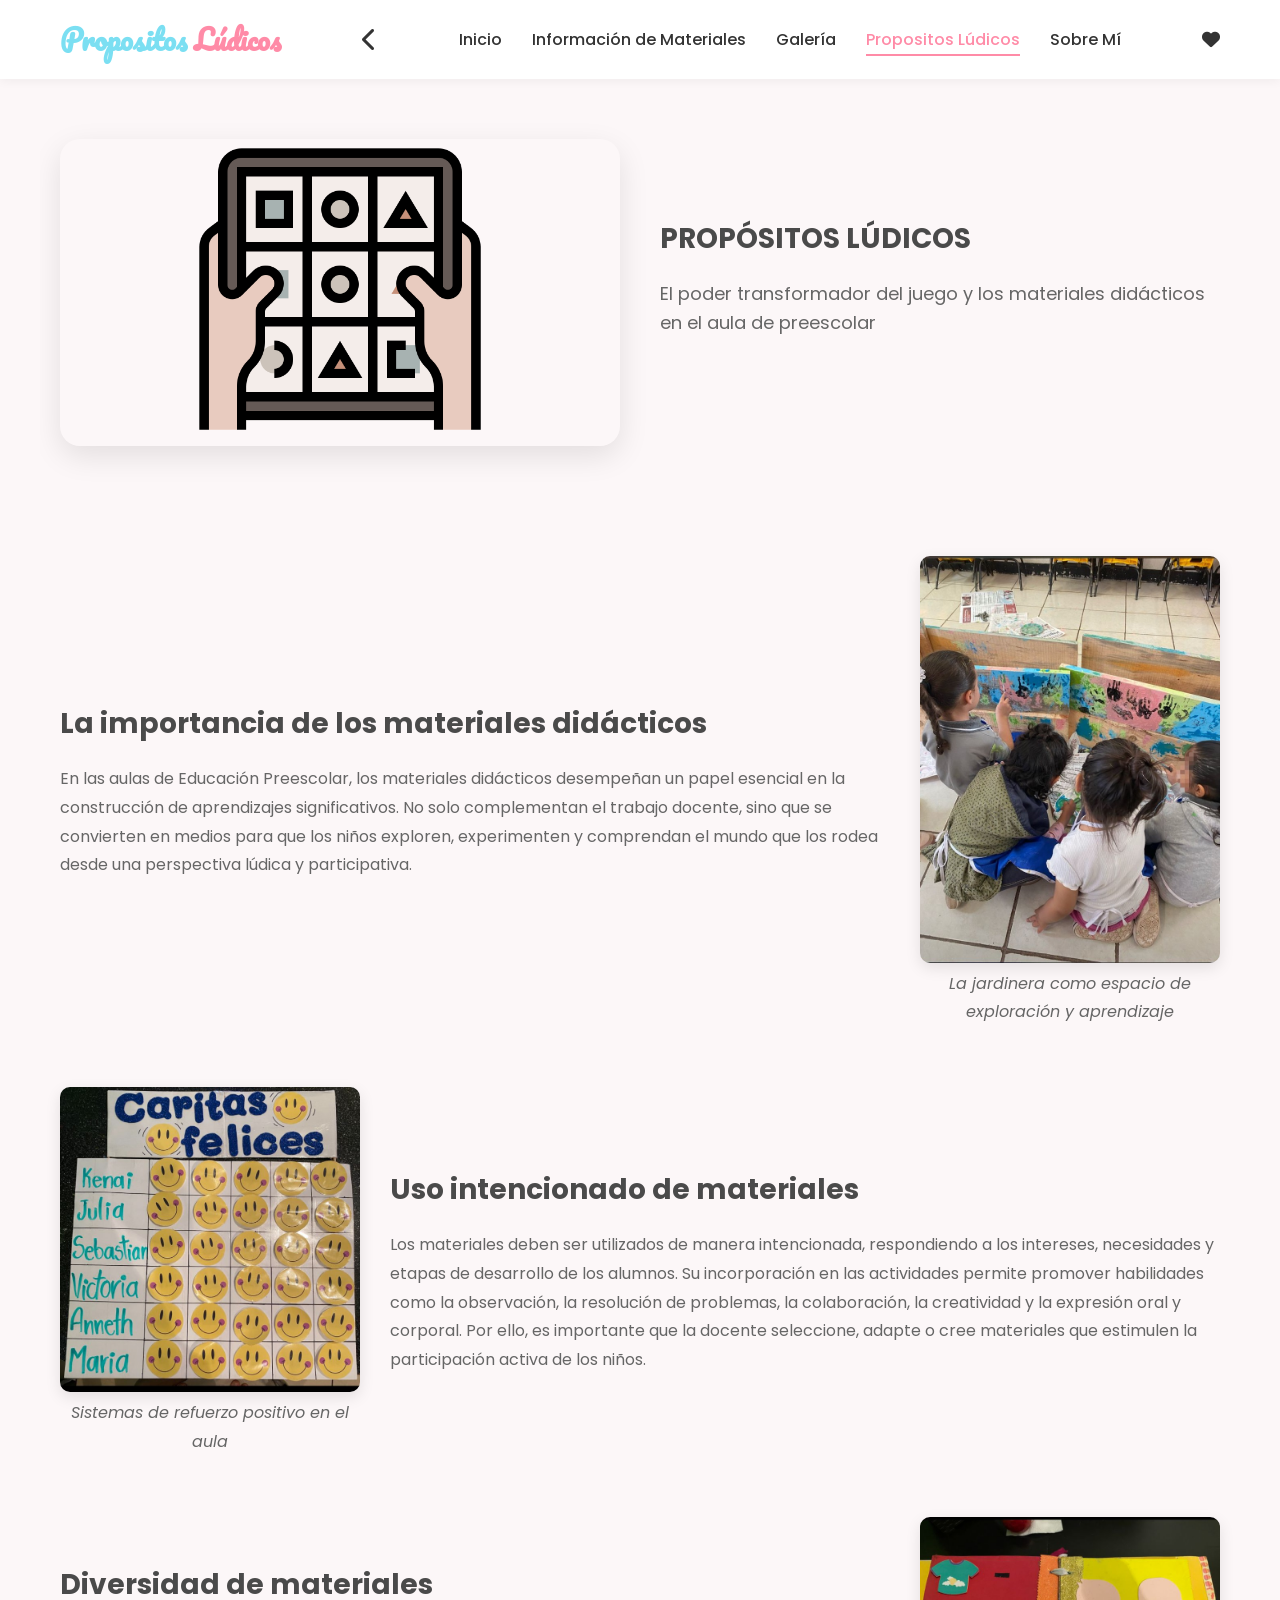
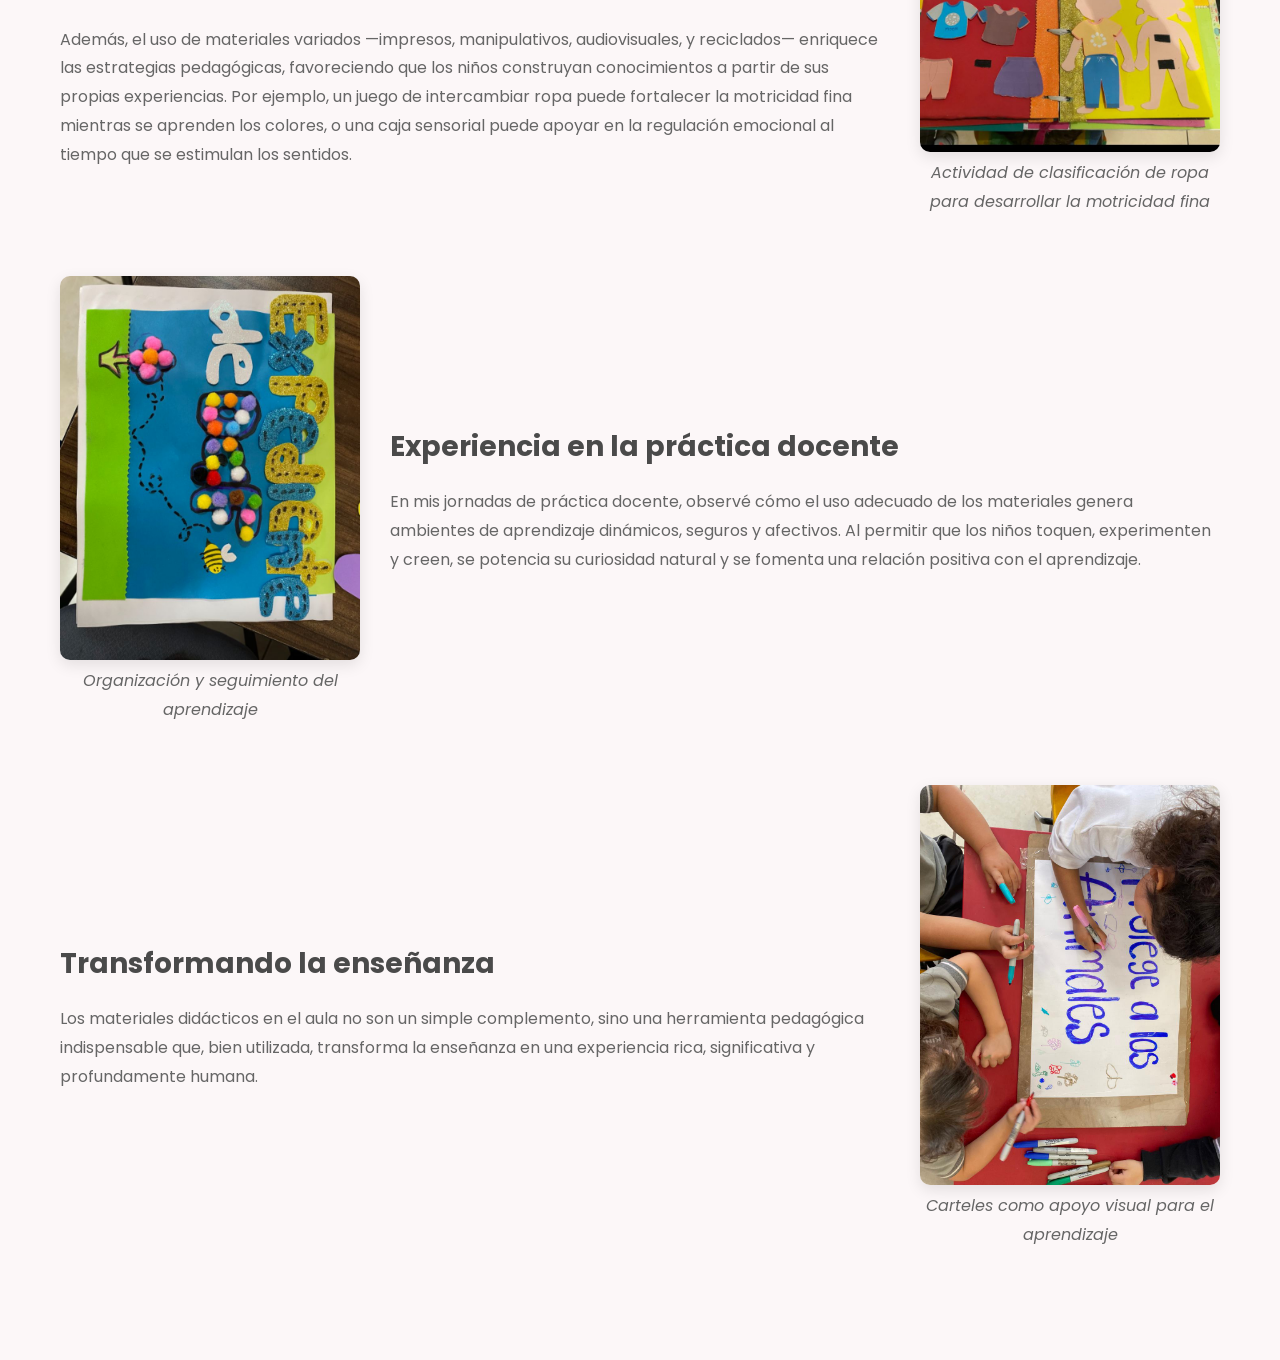
<file: propositos.html>
<!DOCTYPE html>
<html lang="es">
<head>
    <meta charset="UTF-8">
    <meta name="viewport" content="width=device-width, initial-scale=1.0">
    <title>Dafhne Saenz - Propósitos Lúdicos</title>
    <link rel="stylesheet" href="styles.css">
    <link rel="icon" href="img/usuario.png" type="image/x-icon">
    <link href="https://cdnjs.cloudflare.com/ajax/libs/font-awesome/6.4.0/css/all.min.css" rel="stylesheet">
    <link href="https://fonts.googleapis.com/css2?family=Poppins:wght@300;400;500;600;700&family=Pacifico&display=swap" rel="stylesheet">
    <style>
        /* Estilos adicionales para esta página */
        .content-section {
            max-width: 1200px;
            margin: 0 auto;
            padding: 50px 20px;
        }
        
        .text-with-image {
            display: flex;
            flex-wrap: wrap;
            align-items: center;
            margin-bottom: 40px;
            gap: 30px;
        }
        
        .text-content {
            flex: 1;
            min-width: 300px;
        }
        
        .image-container {
            flex: 1;
            min-width: 200px;
            max-width: 300px;
            text-align: center;
        }
        
        .image-container img {
            max-width: 100%;
            border-radius: 10px;
            box-shadow: 0 5px 15px rgba(0,0,0,0.1);
        }
        
        h2 {
            color: #4a4a4a;
            margin-bottom: 20px;
            font-size: 28px;
        }
        
        p {
            line-height: 1.8;
            margin-bottom: 20px;
            color: #666;
            font-size: 16px;
        }
        
        .conclusion {
            text-align: center;
            max-width: 800px;
            margin: 0 auto;
            padding: 30px 0;
        }

        #ludicos {
            max-width: 100%;
            height: 300px;
            
        }
    </style>
</head>
<body>
    <!-- Barra de navegación -->
    <header>
        <nav>
            <div class="nav-container">
                <div class="logo">
                    <a href="index.html">
                        <h1><span>Propositos</span> Lúdicos</h1>
                    </a>
                </div>
                <div class="back-button">
                    <a href="index.html"><i class="fas fa-chevron-left"></i></a>
                </div>
                <div class="menu-items">
                    <ul>
                        <li><a href="index.html">Inicio</a></li>
                        <li><a href="info_materiales.html">Información de Materiales</a></li>
                        <li><a href="galeria.html">Galería</a></li>
                        <li><a href="propositos.html" class="active">Propositos Lúdicos</a></li>
                        <li><a href="sobre_mi.html">Sobre Mí</a></li>
                    </ul>
                </div>
                <div class="social-icons">
                    <a href="#"><i class="fas fa-heart"></i></a>
                </div>
            </div>
        </nav>

        <div class="hero">
            <div class="hero-content">
                <div class="hero-image">
                    <img id="ludicos" src="img/diversion.png" alt="propósitos lúdicos">
                </div>
                <div class="hero-text">
                    <h2>PROPÓSITOS LÚDICOS</h2>
                    <p>El poder transformador del juego y los materiales didácticos en el aula de preescolar</p>
                </div>
            </div>
        </div>
    </header>

    <!-- Contenido Principal -->
    <main>
        <div class="content-section">
            <!-- Sección 1 -->
            <div class="text-with-image">
                <div class="text-content">
                    <h2>La importancia de los materiales didácticos</h2>
                    <p>En las aulas de Educación Preescolar, los materiales didácticos desempeñan un papel esencial en la construcción de aprendizajes significativos. No solo complementan el trabajo docente, sino que se convierten en medios para que los niños exploren, experimenten y comprendan el mundo que los rodea desde una perspectiva lúdica y participativa.</p>
                </div>
                <div class="image-container">
                    <!-- FOTO DE LA JARDINERA -->
                    <img src="img/galeria/gal (1).jpg" alt="Jardinera con niños">
                    <p><em>La jardinera como espacio de exploración y aprendizaje</em></p>
                </div>
            </div>

            <!-- Sección 2 -->
            <div class="text-with-image">
                <div class="image-container">
                    <!-- FOTO DE LA LISTA DE ASISTENCIA Y LAS CARITAS FELICES -->
                    <img src="img/galeria/gal (3).jpg" alt="Lista de asistencia y caritas felices">
                    <p><em>Sistemas de refuerzo positivo en el aula</em></p>
                </div>
                <div class="text-content">
                    <h2>Uso intencionado de materiales</h2>
                    <p>Los materiales deben ser utilizados de manera intencionada, respondiendo a los intereses, necesidades y etapas de desarrollo de los alumnos. Su incorporación en las actividades permite promover habilidades como la observación, la resolución de problemas, la colaboración, la creatividad y la expresión oral y corporal. Por ello, es importante que la docente seleccione, adapte o cree materiales que estimulen la participación activa de los niños.</p>
                </div>
            </div>

            <!-- Sección 3 -->
            <div class="text-with-image">
                <div class="text-content">
                    <h2>Diversidad de materiales</h2>
                    <p>Además, el uso de materiales variados —impresos, manipulativos, audiovisuales, y reciclados— enriquece las estrategias pedagógicas, favoreciendo que los niños construyan conocimientos a partir de sus propias experiencias. Por ejemplo, un juego de intercambiar ropa puede fortalecer la motricidad fina mientras se aprenden los colores, o una caja sensorial puede apoyar en la regulación emocional al tiempo que se estimulan los sentidos.</p>
                </div>
                <div class="image-container">
                    <!-- FOTO DEL DE LA ROPA -->
                    <img src="img/galeria/gal (10).jpg" alt="Juego de intercambio de ropa">
                    <p><em>Actividad de clasificación de ropa para desarrollar la motricidad fina</em></p>
                </div>
            </div>

            <!-- Sección 4 -->
            <div class="text-with-image">
                <div class="image-container">
                    <!-- FOTO DEL EXPEDIENTE Y AGENDA -->
                    <img src="img/galeria/gal (8).jpg" alt="Expediente y agenda">
                    <p><em>Organización y seguimiento del aprendizaje</em></p>
                </div>
                <div class="text-content">
                    <h2>Experiencia en la práctica docente</h2>
                    <p>En mis jornadas de práctica docente, observé cómo el uso adecuado de los materiales genera ambientes de aprendizaje dinámicos, seguros y afectivos. Al permitir que los niños toquen, experimenten y creen, se potencia su curiosidad natural y se fomenta una relación positiva con el aprendizaje.</p>
                </div>
            </div>

            <div class="text-with-image">
                <div class="text-content">
                    <h2>Transformando la enseñanza</h2>
                <p>Los materiales didácticos en el aula no son un simple complemento, sino una herramienta pedagógica indispensable que, bien utilizada, transforma la enseñanza en una experiencia rica, significativa y profundamente humana.</p>
               </div>
                <div class="image-container">
                    <!-- FOTO DEL DE LA ROPA -->
                    <img src="img/galeria/gal (20).jpg" alt="Juego de intercambio de ropa">
                    <p><em>Carteles como apoyo visual para el aprendizaje</em></p>
                </div>
            </div>
        </div>
    </main>
</body>
</html>
</file>
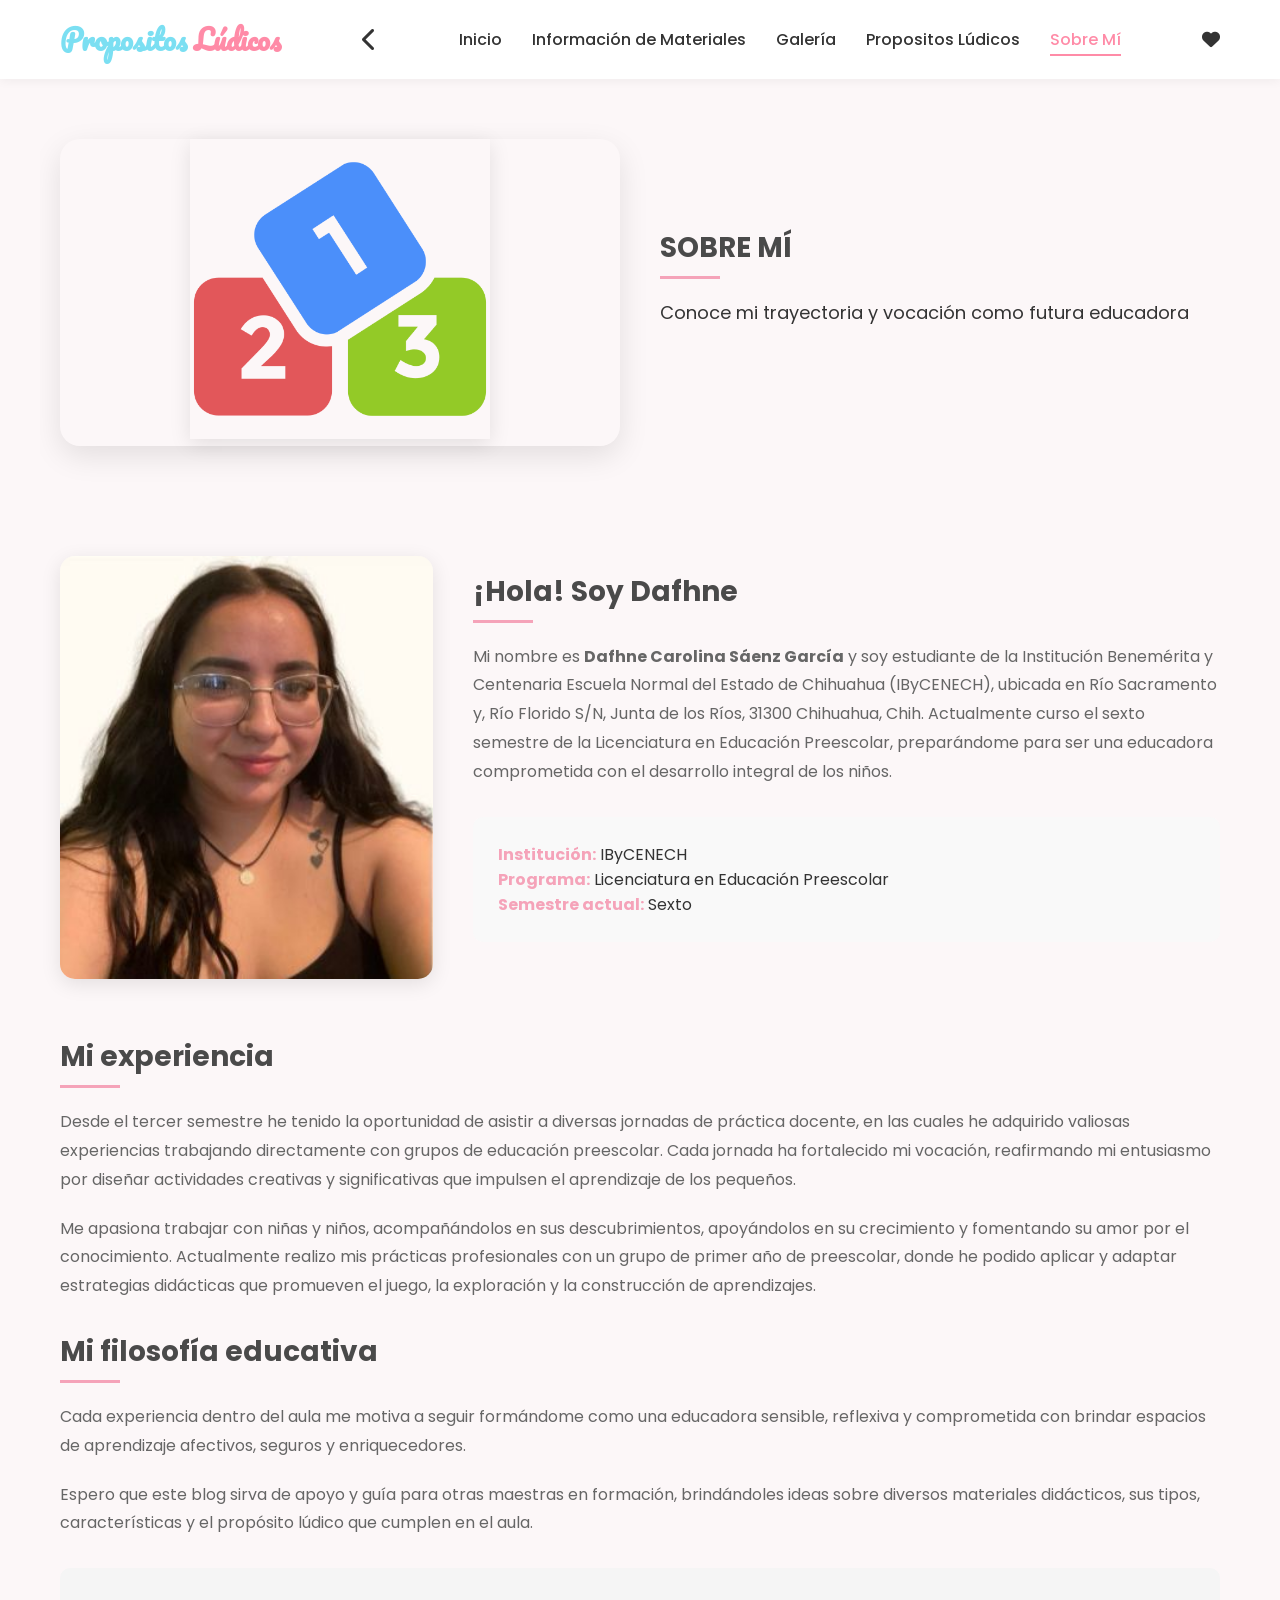
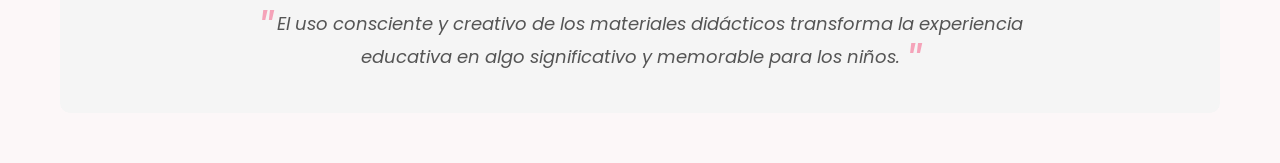
<file: sobre_mi.html>
<!DOCTYPE html>
<html lang="es">

<head>
    <meta charset="UTF-8">
    <meta name="viewport" content="width=device-width, initial-scale=1.0">
    <title>Dafhne Saenz - Sobre Mí</title>
    <link rel="stylesheet" href="styles.css">
    <link rel="icon" href="img/usuario.png" type="image/x-icon">
    <link href="https://cdnjs.cloudflare.com/ajax/libs/font-awesome/6.4.0/css/all.min.css" rel="stylesheet">
    <link href="https://fonts.googleapis.com/css2?family=Poppins:wght@300;400;500;600;700&family=Pacifico&display=swap"
        rel="stylesheet">
    <style>
        /* Estilos adicionales para esta página */
        .about-section {
            max-width: 1200px;
            margin: 0 auto;
            padding: 50px 20px;
        }

        .profile-container {
            display: flex;
            flex-wrap: wrap;
            align-items: center;
            gap: 40px;
            margin-bottom: 50px;
        }

        .profile-image {
            flex: 1;
            min-width: 300px;
            max-width: 400px;
        }

        .profile-image img {
            width: 100%;
            border-radius: 15px;
            box-shadow: 0 5px 20px rgba(0, 0, 0, 0.1);
        }

        .intro-text {
            flex: 2;
            min-width: 300px;
        }

        .bio-section {
            margin-bottom: 30px;
        }

        h2 {
            color: #4a4a4a;
            margin-bottom: 20px;
            font-size: 28px;
            position: relative;
            padding-bottom: 10px;
        }

        h2:after {
            content: "";
            position: absolute;
            bottom: 0;
            left: 0;
            width: 60px;
            height: 3px;
            background-color: #f5a3b9;
        }

        .bio-section p {
            line-height: 1.8;
            margin-bottom: 20px;
            color: #666;
            font-size: 16px;
        }

        .education-info {
            background-color: #f9f9f9;
            padding: 25px;
            border-radius: 10px;
            margin-bottom: 30px;
        }

        .education-info strong {
            color: #f5a3b9;
        }

        .quote-section {
            text-align: center;
            padding: 40px 0;
            background-color: #f5f5f5;
            border-radius: 10px;
            margin-top: 30px;
        }

        .quote-section p {
            font-style: italic;
            font-size: 18px;
            color: #555;
            max-width: 800px;
            margin: 0 auto;
            line-height: 1.8;
        }

        .quote-section p:before {
            content: "\"";
            font-size: 50px;
            color: #f5a3b9;
            line-height: 0;
            vertical-align: -20px;
            margin-right: 5px;
        }

        .quote-section p:after {
            content: "\"";
            font-size: 50px;
            color: #f5a3b9;
            line-height: 0;
            vertical-align: -20px;
            margin-left: 5px;
        }

        #numeros {
            max-width: 100%;
            height: 300px;
            box-shadow: 0 5px 20px rgba(0, 0, 0, 0.1);
        }
    </style>
</head>

<body>
    <!-- Barra de navegación -->
    <header>
        <nav>
            <div class="nav-container">
                <div class="logo">
                    <a href="index.html">
                        <h1><span>Propositos</span> Lúdicos</h1>
                    </a>
                </div>
                <div class="back-button">
                    <a href="index.html"><i class="fas fa-chevron-left"></i></a>
                </div>
                <div class="menu-items">
                    <ul>
                        <li><a href="index.html">Inicio</a></li>
                        <li><a href="info_materiales.html">Información de Materiales</a></li>
                        <li><a href="galeria.html">Galería</a></li>
                        <li><a href="propositos.html">Propositos Lúdicos</a></li>
                        <li><a href="sobre_mi.html" class="active">Sobre Mí</a></li>
                    </ul>
                </div>
                <div class="social-icons">
                    <a href="#"><i class="fas fa-heart"></i></a>
                </div>
            </div>
        </nav>

        <div class="hero">
            <div class="hero-content">
                <div class="hero-image">
                    <img id="numeros" src="img/numeros.png" alt="Educación preescolar">
                </div>
                <div class="hero-text">
                    <h2>SOBRE MÍ</h2>
                    <p>Conoce mi trayectoria y vocación como futura educadora</p>
                </div>
            </div>
        </div>
    </header>

    <!-- Contenido Principal -->
    <main>
        <div class="about-section">
            <div class="profile-container">
                <div class="profile-image">
                    <!-- ANEXAR FOTO MIA -->
                    <img src="img/dafh.jpg" alt="Dafhne Carolina Sáenz García">
                </div>
                <div class="intro-text">
                    <h2>¡Hola! Soy Dafhne</h2>
                    <div class="bio-section">
                        <p>Mi nombre es <strong>Dafhne Carolina Sáenz García</strong> y soy estudiante de la Institución
                            Benemérita y Centenaria Escuela Normal del Estado de Chihuahua (IByCENECH), ubicada en Río
                            Sacramento y, Río Florido S/N, Junta de los Ríos, 31300 Chihuahua, Chih. Actualmente curso
                            el sexto semestre de la Licenciatura en Educación Preescolar, preparándome para ser una
                            educadora comprometida con el desarrollo integral de los niños.</p>
                    </div>
                    <div class="education-info">
                        <p><strong>Institución:</strong> IByCENECH</p>
                        <p><strong>Programa:</strong> Licenciatura en Educación Preescolar</p>
                        <p><strong>Semestre actual:</strong> Sexto</p>
                    </div>
                </div>
            </div>

            <div class="bio-section">
                <h2>Mi experiencia</h2>
                <p>Desde el tercer semestre he tenido la oportunidad de asistir a diversas jornadas de práctica docente,
                    en las cuales he adquirido valiosas experiencias trabajando directamente con grupos de educación
                    preescolar. Cada jornada ha fortalecido mi vocación, reafirmando mi entusiasmo por diseñar
                    actividades creativas y significativas que impulsen el aprendizaje de los pequeños.</p>
                <p>Me apasiona trabajar con niñas y niños, acompañándolos en sus descubrimientos, apoyándolos en su
                    crecimiento y fomentando su amor por el conocimiento. Actualmente realizo mis prácticas
                    profesionales con un grupo de primer año de preescolar, donde he podido aplicar y adaptar
                    estrategias didácticas que promueven el juego, la exploración y la construcción de aprendizajes.</p>
            </div>

            <div class="bio-section">
                <h2>Mi filosofía educativa</h2>
                <p>Cada experiencia dentro del aula me motiva a seguir formándome como una educadora sensible, reflexiva
                    y comprometida con brindar espacios de aprendizaje afectivos, seguros y enriquecedores.</p>
                <p>Espero que este blog sirva de apoyo y guía para otras maestras en formación, brindándoles ideas sobre
                    diversos materiales didácticos, sus tipos, características y el propósito lúdico que cumplen en el
                    aula.</p>
            </div>

            <div class="quote-section">
                <p>El uso consciente y creativo de los materiales didácticos transforma la experiencia educativa en algo
                    significativo y memorable para los niños.</p>
            </div>
        </div>
    </main>
</body>

</html>
</file>
<file: styles.css>
/* Estilos Generales */
:root {
    --primary-color: #FF8BA7;
    --secondary-color: #7BDFF2;
    --accent-color: #FFDA77;
    --light-color: #FCF7F8;
    --dark-color: #333333;
    --font-primary: 'Poppins', sans-serif;
    --font-accent: 'Pacifico', cursive;
}

* {
    margin: 0;
    padding: 0;
    box-sizing: border-box;
}

body {
    font-family: var(--font-primary);
    color: var(--dark-color);
    background-color: #fcf7f8;
    overflow-x: hidden;
}

a {
    text-decoration: none;
    color: inherit;
}

ul {
    list-style: none;
}

img {
    max-width: 100%;
    height: auto;
}

/* Animaciones generales */
@keyframes float {
    0% { transform: translateY(0); }
    50% { transform: translateY(-10px); }
    100% { transform: translateY(0); }
}

@keyframes fadeIn {
    from { opacity: 0; }
    to { opacity: 1; }
}

@keyframes pulse {
    0% { transform: scale(1); }
    50% { transform: scale(1.05); }
    100% { transform: scale(1); }
}

/* Header */
.header-top {
    background-color: var(--secondary-color);
    padding: 8px 0;
    text-align: center;
}

.announcement p {
    font-size: 14px;
    color: white;
    margin: 0;
}

nav {
    background-color: white;
    padding: 15px 0;
    box-shadow: 0 2px 10px rgba(0, 0, 0, 0.05);
    position: sticky;
    top: 0;
    z-index: 100;
}

.nav-container {
    display: flex;
    justify-content: space-between;
    align-items: center;
    max-width: 1200px;
    margin: 0 auto;
    padding: 0 20px;
}

.logo h1 {
    font-family: var(--font-accent);
    font-size: 28px;
    color: var(--primary-color);
}

.logo span {
    color: var(--secondary-color);
}

.back-button {
    font-size: 24px;
    color: var(--dark-color);
    cursor: pointer;
}

.menu-items ul {
    display: flex;
    gap: 30px;
}

.menu-items a {
    font-size: 16px;
    font-weight: 500;
    transition: color 0.3s ease;
    position: relative;
}

.menu-items a:hover {
    color: var(--primary-color);
}

.menu-items a.active {
    color: var(--primary-color);
}

.menu-items a.active:after {
    content: '';
    position: absolute;
    bottom: -5px;
    left: 0;
    width: 100%;
    height: 2px;
    background-color: var(--primary-color);
}

.social-icons {
    display: flex;
    gap: 15px;
}

.social-icons a {
    font-size: 18px;
    color: var(--dark-color);
    transition: color 0.3s ease;
}

.social-icons a:hover {
    color: var(--primary-color);
}

/* Hero Section */
.hero {
    padding: 60px 20px;
    max-width: 1200px;
    margin: 0 auto;
    position: relative;
    overflow: hidden;
}

.hero-content {
    display: flex;
    align-items: center;
    gap: 40px;
}

.hero-image {
    flex: 1;
    border-radius: 20px;
    display: block;
    margin: 0 a7uto;
    text-align: center;
    overflow: hiddesn;
    box-shadow: 0 10px 30px rgba(0, 0, 0, 0.1);
    transition: transform 0.5s ease;
}

#arco {
    width: 50%;
    height: 100%;
    
}

.hero-image:hover {
    transform: translateY(-10px);
}

.hero-text {
    flex: 1;
    z-index: 2;
}

.fancy-title {
    font-family: var(--font-accent);
    font-size: 40px;
    margin-bottom: 20px;
    color: var(--primary-color);
    position: relative;
    display: inline-block;
}

.fancy-title:after {
    content: '';
    position: absolute;
    bottom: -5px;
    left: 0;
    width: 100%;
    height: 3px;
    background: linear-gradient(to right, var(--primary-color), var(--secondary-color), var(--accent-color));
    border-radius: 3px;
}

.hero-text p {
    font-size: 18px;
    line-height: 1.6;
    margin-bottom: 30px;
}

.btn {
    display: inline-block;
    padding: 12px 30px;
    border-radius: 30px;
    font-weight: 600;
    font-size: 16px;
    cursor: pointer;
    transition: all 0.3s ease;
}

.btn-primary {
    background-color: var(--primary-color);
    color: white;
    box-shadow: 0 5px 15px rgba(255, 139, 167, 0.4);
}

.btn-primary:hover {
    background-color: #ff7a9a;
    transform: translateY(-3px);
}

.btn-secondary {
    background-color: var(--secondary-color);
    color: white;
    box-shadow: 0 5px 15px rgba(123, 223, 242, 0.4);
}

.btn-secondary:hover {
    background-color: #6ad0e3;
    transform: translateY(-3px);
}

/* Elementos decorativos */
.decorative-elements {
    position: absolute;
    width: 100%;
    height: 100%;
    top: 0;
    left: 0;
    z-index: 1;
    pointer-events: none;
}

.rainbow {
    position: absolute;
    width: 120px;
    height: 60px;
    border-top-left-radius: 60px;
    border-top-right-radius: 60px;
    background: linear-gradient(to right, #ff8ba7, #ffda77, #7bdff2);
    right: 10%;
    bottom: 10%;
    opacity: 0.5;
    animation: float 6s ease-in-out infinite;
}

.flower {
    position: absolute;
    width: 40px;
    height: 40px;
    border-radius: 50%;
}

.flower-1 {
    background-color: #FFE1E9;
    top: 20%;
    left: 10%;
    animation: float 4s ease-in-out infinite;
}

.flower-2 {
    background-color: #D9F2F8;
    bottom: 30%;
    right: 15%;
    animation: float 5s ease-in-out infinite 1s;
}

.flower:before, .flower:after {
    content: '';
    position: absolute;
    width: 40px;
    height: 40px;
    border-radius: 50%;
}

.flower-1:before {
    background-color: #FFE1E9;
    top: -20px;
    left: 0;
}

.flower-1:after {
    background-color: #FFE1E9;
    top: 0;
    left: -20px;
}

.heart {
    position: absolute;
    width: 30px;
    height: 30px;
    background-color: var(--primary-color);
    transform: rotate(45deg);
    opacity: 0.4;
    animation: pulse 4s ease-in-out infinite;
}

.heart-1 {
    top: 15%;
    right: 20%;
}

.heart:before, .heart:after {
    content: '';
    position: absolute;
    width: 30px;
    height: 30px;
    border-radius: 50%;
    background-color: var(--primary-color);
}

.heart:before {
    top: -15px;
    left: 0;
}

.heart:after {
    top: 0;
    left: -15px;
}

.star {
    position: absolute;
    width: 0;
    height: 0;
    border-left: 15px solid transparent;
    border-right: 15px solid transparent;
    border-bottom: 30px solid var(--accent-color);
    opacity: 0.6;
    animation: float 5s ease-in-out infinite 0.5s;
}

.star-1 {
    bottom: 20%;
    left: 15%;
}

.star:after {
    content: '';
    position: absolute;
    width: 0;
    height: 0;
    border-left: 15px solid transparent;
    border-right: 15px solid transparent;
    border-top: 30px solid var(--accent-color);
    top: 10px;
    left: -15px;
}

/* Categorías */
.categories {
    padding: 60px 20px;
    max-width: 1200px;
    margin: 0 auto;
}

.category-grid {
    display: grid;
    grid-template-columns: repeat(4, 1fr);
    gap: 20px;
}

.category-card {
    border-radius: 15px;
    padding: 40px 20px;
    text-align: center;
    color: white;
    box-shadow: 0 5px 20px rgba(0, 0, 0, 0.1);
    transition: transform 0.3s ease;
    cursor: pointer;
    position: relative;
    overflow: hidden;
}

.category-card:hover {
    transform: translateY(-10px);
}

.category-card h3 {
    font-family: var(--font-accent);
    font-size: 24px;
    margin-bottom: 10px;
}

.shop-now {
    font-size: 14px;
    font-weight: 500;
    text-transform: uppercase;
    position: relative;
}

.shop-now:after {
    content: '';
    position: absolute;
    bottom: -5px;
    left: 50%;
    transform: translateX(-50%);
    width: 50px;
    height: 2px;
    background-color: white;
    transition: width 0.3s ease;
}

.category-card:hover .shop-now:after {
    width: 80px;
}

/* Suscripción */
.subscribe {
    background-color: #FFE1E9;
    padding: 60px 20px;
    text-align: center;
    position: relative;
    overflow: hidden;
}

.rainbow-icon {
    width: 80px;
    height: 40px;
    border-top-left-radius: 80px;
    border-top-right-radius: 80px;
    background: linear-gradient(to right, #ff8ba7, #ffda77, #7bdff2, #ff8ba7);
    margin: 0 auto 20px;
    position: relative;
    overflow: hidden;
}

.rainbow-icon:before {
    content: '';
    position: absolute;
    width: 60px;
    height: 60px;
    background-color: white;
    border-radius: 50%;
    bottom: -30px;
    left: 50%;
    transform: translateX(-50%);
}

.subscribe-title {
    font-family: var(--font-accent);
    font-size: 36px;
    margin-bottom: 20px;
    background: linear-gradient(to right, #ff8ba7, #ffda77, #7bdff2, #ff8ba7);
    -webkit-background-clip: text;
    background-clip: text;
    color: transparent;
    display: inline-block;
}

.subscribe p {
    font-size: 16px;
    max-width: 500px;
    margin: 0 auto 30px;
}

.subscribe-form {
    display: flex;
    max-width: 500px;
    margin: 0 auto;
}

.subscribe-form input {
    flex: 1;
    padding: 15px;
    border: none;
    border-radius: 30px 0 0 30px;
    font-size: 14px;
}

.subscribe-form button {
    background-color: var(--primary-color);
    color: white;
    border: none;
    border-radius: 0 30px 30px 0;
    padding: 0 20px;
    cursor: pointer;
    transition: background-color 0.3s ease;
}

.subscribe-form button:hover {
    background-color: #ff7a9a;
}

/* Últimos Posts */
.latest-posts {
    padding: 60px 20px;
    max-width: 1200px;
    margin: 0 auto;
}

.section-title {
    font-family: var(--font-accent);
    font-size: 32px;
    text-align: center;
    margin-bottom: 40px;
    color: var(--primary-color);
}

.posts-grid {
    display: grid;
    grid-template-columns: repeat(3, 1fr);
    gap: 30px;
}

.post-card {
    background-color: white;
    border-radius: 15px;
    overflow: hidden;
    box-shadow: 0 5px 20px rgba(0, 0, 0, 0.08);
    transition: transform 0.3s ease;
}

.post-card:hover {
    transform: translateY(-10px);
}

.post-image {
    height: 200px;
    overflow: hidden;
}

.post-image img {
    width: 100%;
    height: 100%;
    object-fit: cover;
    transition: transform 0.5s ease;
}

.post-card:hover .post-image img {
    transform: scale(1.1);
}

.post-info {
    padding: 20px;
}

.post-info h3 {
    font-size: 18px;
    margin-bottom: 10px;
    font-weight: 600;
}

.post-meta {
    font-size: 12px;
    color: #777;
    margin-bottom: 10px;
}

.post-excerpt {
    font-size: 14px;
    line-height: 1.6;
    margin-bottom: 15px;
    color: #555;
}

.read-more {
    font-size: 14px;
    font-weight: 600;
    color: var(--primary-color);
    position: relative;
}

.read-more:after {
    content: '';
    position: absolute;
    bottom: -3px;
    left: 0;
    width: 0;
    height: 2px;
    background-color: var(--primary-color);
    transition: width 0.3s ease;
}

.read-more:hover:after {
    width: 100%;
}

/* Sección Destacada */
.featured-section {
    padding: 60px 20px;
    background-color: #F3F8F9;
}

.featured-content {
    max-width: 1200px;
    margin: 0 auto;
    display: flex;
    gap: 40px;
    align-items: center;
}

.featured-image {
    display: flex;
    justify-content: center;
    align-items: center;
    flex: 1;
    border-radius: 20px;
    overflow: hidden;
    box-shadow: 0 10px 30px rgba(0, 0, 0, 0.1);
}

.featured-text {
    flex: 1;
}

.featured-text h2 {
    font-family: var(--font-accent);
    font-size: 32px;
    margin-bottom: 20px;
    color: var(--secondary-color);
}

.featured-text p {
    font-size: 16px;
    line-height: 1.7;
    margin-bottom: 30px;
    color: #555;
}

/* Footer */
footer {
    background-color: #333;
    color: white;
    padding-top: 60px;
}

.footer-content {
    max-width: 1200px;
    margin: 0 auto;
    display: flex;
    padding: 0 20px 40px;
    border-bottom: 1px solid rgba(255, 255, 255, 0.1);
}

.footer-logo {
    flex: 1;
}

.footer-logo h3 {
    font-family: var(--font-accent);
    font-size: 24px;
    margin-bottom: 15px;
}

.footer-logo span {
    color: var(--secondary-color);
}

.footer-logo p {
    font-size: 14px;
    opacity: 0.8;
}

.footer-links {
    flex: 2;
    display: flex;
    justify-content: space-between;
}

.footer-column h4 {
    font-size: 18px;
    margin-bottom: 20px;
    position: relative;
    display: inline-block;
}

.footer-column h4:after {
    content: '';
    position: absolute;
    bottom: -5px;
    left: 0;
    width: 30px;
    height: 2px;
    background-color: var(--primary-color);
}

.footer-column ul li {
    margin-bottom: 10px;
}

.footer-column ul li a {
    font-size: 14px;
    opacity: 0.8;
    transition: opacity 0.3s ease;
}

.footer-column ul li a:hover {
    opacity: 1;
}

.footer-column .social-icons {
    display: flex;
    gap: 15px;
}

.footer-column .social-icons a {
    font-size: 18px;
    opacity: 0.8;
    transition: opacity 0.3s ease;
}

.footer-column .social-icons a:hover {
    opacity: 1;
}

.footer-bottom {
    text-align: center;
    padding: 20px;
    font-size: 14px;
    opacity: 0.7;
}

/* Responsive */
@media (max-width: 1024px) {
    .category-grid {
        grid-template-columns: repeat(2, 1fr);
    }
    
    .posts-grid {
        grid-template-columns: repeat(2, 1fr);
    }
}

@media (max-width: 768px) {
    .hero-content {
        flex-direction: column;
    }
    
    .hero-image {
        width: 80%;
        margin: 0 auto;
    }
    
    .hero-text {
        text-align: center;
    }
    
    .posts-grid {
        grid-template-columns: 1fr;
    }
    
    .featured-content {
        flex-direction: column;
    }
    
    .footer-content {
        flex-direction: column;
        gap: 40px;
    }
    
    .footer-links {
        flex-direction: column;
        gap: 30px;
    }
}

@media (max-width: 576px) {
    .menu-items {
        display: none;
    }
    
    .category-grid {
        grid-template-columns: 1fr;
    }
}
</file>
